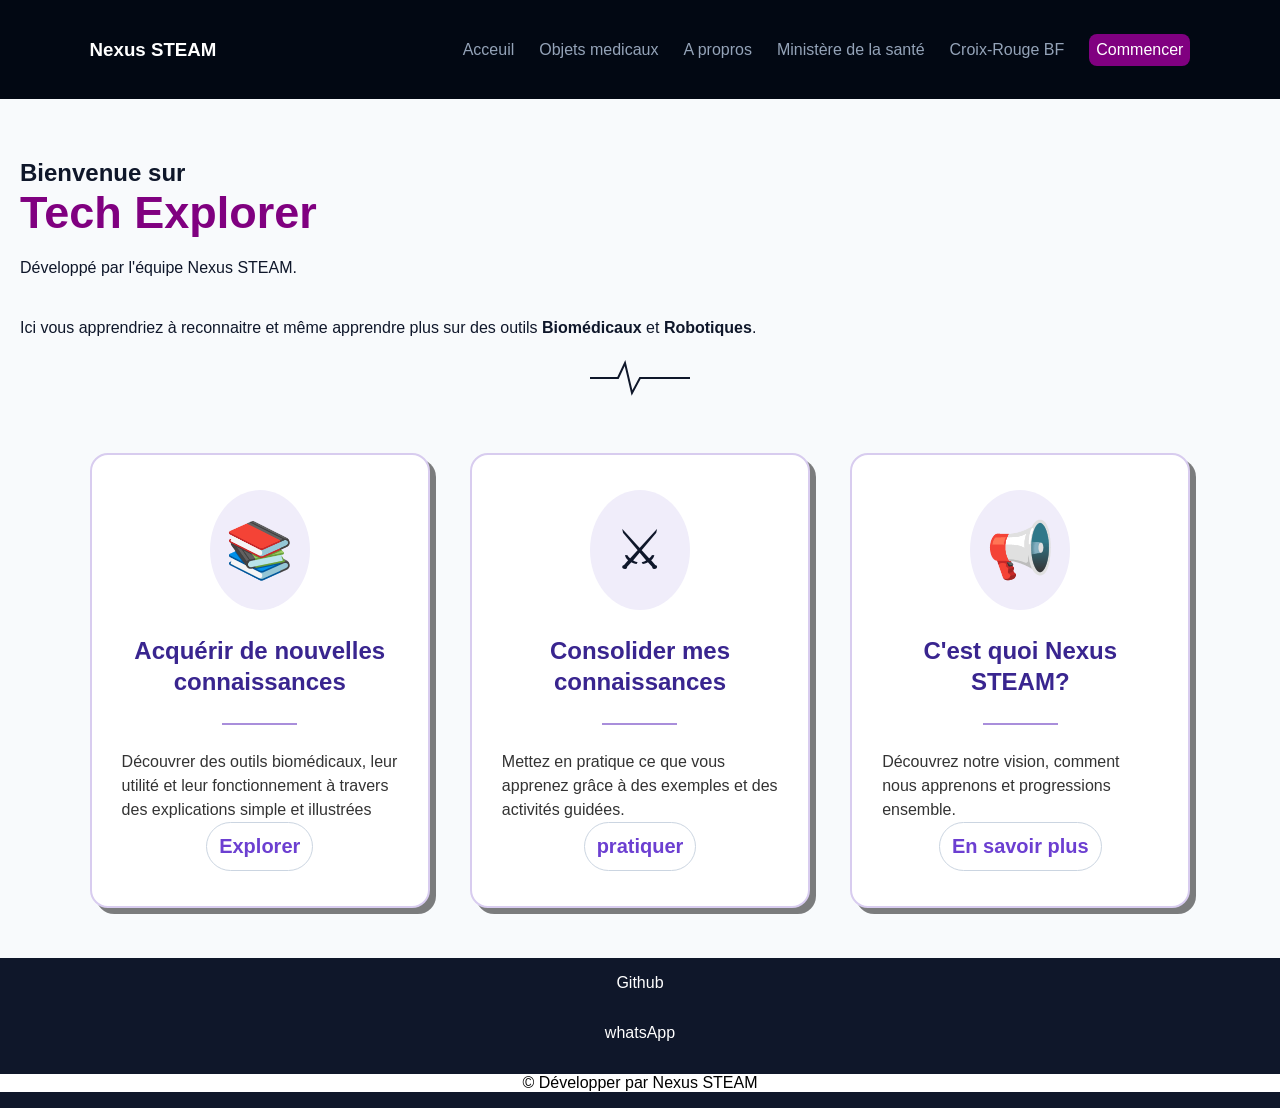
<file: index.html>
<!doctype html>
<html lang="fr">
  <head>
    <meta charset="UTF-8" />
    <meta name="viewport" content="width=device-width, initial-scale=1.0" />
    <title >Tech Explorer</title>
    <link rel="shortcut icon" href="image/logo.jpg" type="image/jpg">
    <link rel="stylesheet" href="stylesheet.css" />
  <script src="script.js"></script>
  </head>
  <body>
    <header>
      <h3>Nexus STEAM</h3>
      <nav>
        <p><a href="index.html">Acceuil</a></p>
        <p><a href="tools.html">Objets medicaux</a></p>
        <p><a href="nexussteam.html">A propros</a></p>
        <p><a href="https://www.sante.gov.bf/accueil" target="_blank">Ministère de la santé</a></p>
        <p><a href="https://croix-rouge.bf/" target="_blank">Croix-Rouge BF</a></p>
        <div class="commencer"><p><a href="tools.html" class="begin-color">Commencer</a></p></div>
      </nav>

    </header>
    <main>
      <section class="banner">
        <h2>
          Bienvenue sur <br />
          <span class="explorer">Tech Explorer</span>
        </h2>
        <p>Développé par l'équipe Nexus STEAM.</p>
      </section>
      <section class="message">
        <p>
          Ici vous apprendriez à reconnaitre et même apprendre plus sur des
          outils <strong>Biomédicaux</strong> et
          <strong>Robotiques</strong>.
        </p>
      </section>
      <section>
        <div class="separator">
          <span></span>
          <div class="icon">
            <svg viewBox="0 0 100 50">
              <polyline
                points="0,25,20,25,28,25 35,10 42,40 50,25 70, 25 100,25"
                fill="none"
                stroke="currentColor"
                stroke-width="2"
              />
            </svg>
          </div>
          <span></span>
        </div>
      </section>
      <section class="cards">
        <article class="description">
          <div class="card-icon">📚</div>
          <h3>Acquérir de nouvelles connaissances</h3>
          <div class="line"></div>
          <p>
            Découvrer des outils biomédicaux, leur utilité et leur
            fonctionnement à travers des explications simple et illustrées
          </p>
          <a href="tools.html" class="card-link">Explorer</a>
        </article>
        <article class="description">
          <div class="card-icon">⚔</div>
          <h3>Consolider mes connaissances</h3>
          <div class="line"></div>
          <p>
            Mettez en pratique ce que vous apprenez grâce à des exemples et des
            activités guidées.
          </p>
          <a href="quizz.html" class="card-link"> pratiquer </a>
        </article>
        <article class="description">
          <div class="card-icon">📢</div>
          <h3>C'est quoi Nexus STEAM?</h3>
          <div class="line"></div>
          <p>
            Découvrez notre vision, comment nous apprenons et progressions
            ensemble.
          </p>
          <a href="nexussteam.html" class="card-link">En savoir plus</a>
        </article>
      </section>
    </main>
    <footer>
      <p><a href="https://github.com/NexusSTEAM" class="lien" target="_blank">Github</a></p>
      <p><a href="https://chat.whatsapp.com/LnrQ5ydwtzJ7dAHmCXn7K6?s=cl&p=a&mlu=4&ilr=4" class="lien" target="_blank">whatsApp</a></p>
      <p class="auteur">© Développer par Nexus STEAM</p>
    </footer>
  </body>
</html>
</file>
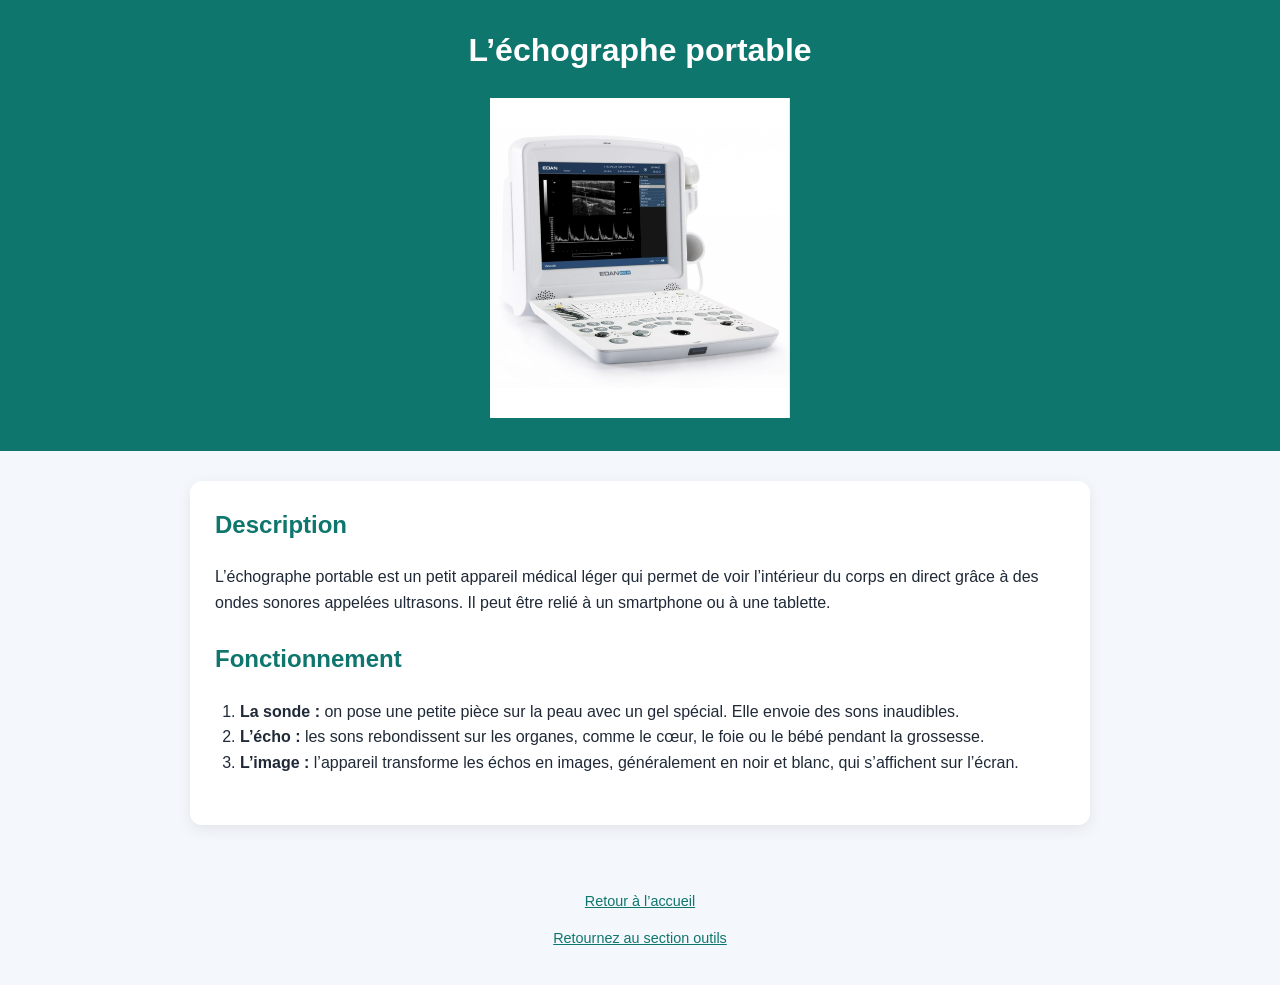
<file: echographe.html>
<!DOCTYPE html>
<html lang="fr">
<head>
    <meta charset="UTF-8">
    <meta name="viewport" content="width=device-width, initial-scale=1.0">
    <title>L’échographe portable</title>
    <style>
* {
    box-sizing: border-box;
}

body {
    margin: 0;
    font-family: Arial, sans-serif;
    background: #f4f7fb;
    color: #1f2937;
    line-height: 1.6;
}

header {
    background: #0f766e;
    color: white;
    text-align: center;
    padding: 25px 15px;
}

main {
    width: min(900px, 92%);
    margin: 30px auto;
}

.card {
    background: white;
    padding: 25px;
    border-radius: 12px;
    box-shadow: 0 4px 15px rgba(0, 0, 0, 0.08);
}

h1, h2, h3 {
    margin-top: 0;
}

h2 {
    color: #0f766e;
}

section {
    margin-bottom: 25px;
}

ul, ol {
    padding-left: 25px;
}

footer {
    text-align: center;
    padding: 20px;
    color: #6b7280;
    font-size: 0.9rem;
}

a {
    color: #0f766e;
}
img {
    justify-content: center;
    max-width: 300px;
}


</style>
</head>
<body>
    <header>
        <h1>L’échographe portable</h1>
        <img src="image/echographe.jpg" alt="echographe">
    </header>
    <main>
        <div class="card">
        <section>
            <h2>Description</h2>
            <p>L’échographe portable est un petit appareil médical léger qui permet de voir l’intérieur du corps en direct grâce à des ondes sonores appelées ultrasons. Il peut être relié à un smartphone ou à une tablette.</p>
        </section>
        <section>
            <h2>Fonctionnement</h2>
            <ol>
                <li><strong>La sonde :</strong> on pose une petite pièce sur la peau avec un gel spécial. Elle envoie des sons inaudibles.</li>
                <li><strong>L’écho :</strong> les sons rebondissent sur les organes, comme le cœur, le foie ou le bébé pendant la grossesse.</li>
                <li><strong>L’image :</strong> l’appareil transforme les échos en images, généralement en noir et blanc, qui s’affichent sur l’écran.</li>
            </ol>
        </section>
    </div>
</main>
    <footer>
        <p><a href="index.html">Retour à l’accueil</a></p>
        <p><a href="tools.html">Retournez au section outils</a></p>
    </footer>
</body>
</html>
</file>
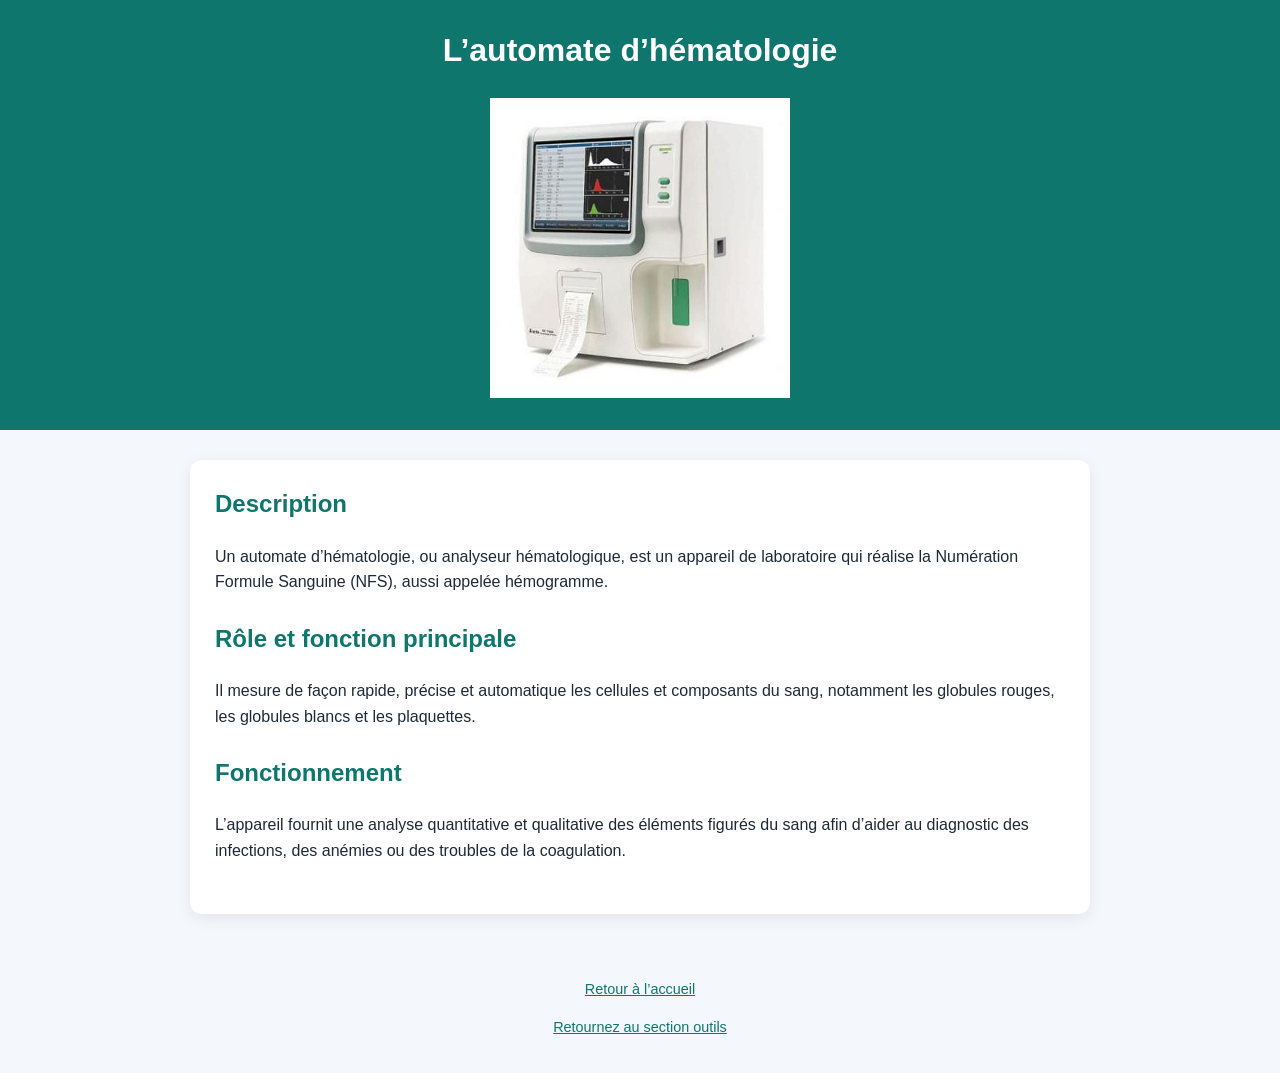
<file: hematologie.html>
<!DOCTYPE html>
<html lang="fr">
<head>
    <meta charset="UTF-8">
    <meta name="viewport" content="width=device-width, initial-scale=1.0">
    <title>L’automate d’hématologie</title>
    <style>
* {
    box-sizing: border-box;
}

body {
    margin: 0;
    font-family: Arial, sans-serif;
    background: #f4f7fb;
    color: #1f2937;
    line-height: 1.6;
}

header {
    background: #0f766e;
    color: white;
    text-align: center;
    padding: 25px 15px;
}

main {
    width: min(900px, 92%);
    margin: 30px auto;
}

.card {
    background: white;
    padding: 25px;
    border-radius: 12px;
    box-shadow: 0 4px 15px rgba(0, 0, 0, 0.08);
}

h1, h2, h3 {
    margin-top: 0;
}

h2 {
    color: #0f766e;
}

section {
    margin-bottom: 25px;
}

ul, ol {
    padding-left: 25px;
}

footer {
    text-align: center;
    padding: 20px;
    color: #6b7280;
    font-size: 0.9rem;
}

a {
    color: #0f766e;
}
img {
    max-width: 300px;
    justify-content: center;
}

</style>
</head>
<body>
    <header>
        <h1>L’automate d’hématologie</h1>
        <img src="image/hematologie.jpg" alt="hematologie image">
    </header>
    <main>
        <div class="card">
            <section><h2>Description</h2><p>Un automate d’hématologie, ou analyseur hématologique, est un appareil de laboratoire qui réalise la Numération Formule Sanguine (NFS), aussi appelée hémogramme.</p></section>
            <section><h2>Rôle et fonction principale</h2><p>Il mesure de façon rapide, précise et automatique les cellules et composants du sang, notamment les globules rouges, les globules blancs et les plaquettes.</p></section>
            <section>
                <h2>Fonctionnement</h2>
                <p>
                    L’appareil fournit une analyse quantitative et qualitative des éléments figurés du sang afin d’aider au diagnostic des infections, des anémies ou des troubles de la coagulation.
                </p>
            </section>
        </div>
    </main>
    <footer>
        <p><a href="index.html">Retour à l’accueil</a></p>
        <p><a href="tools.html">Retournez au section outils</a></p>
    </footer>
</body>
</html>
</file>
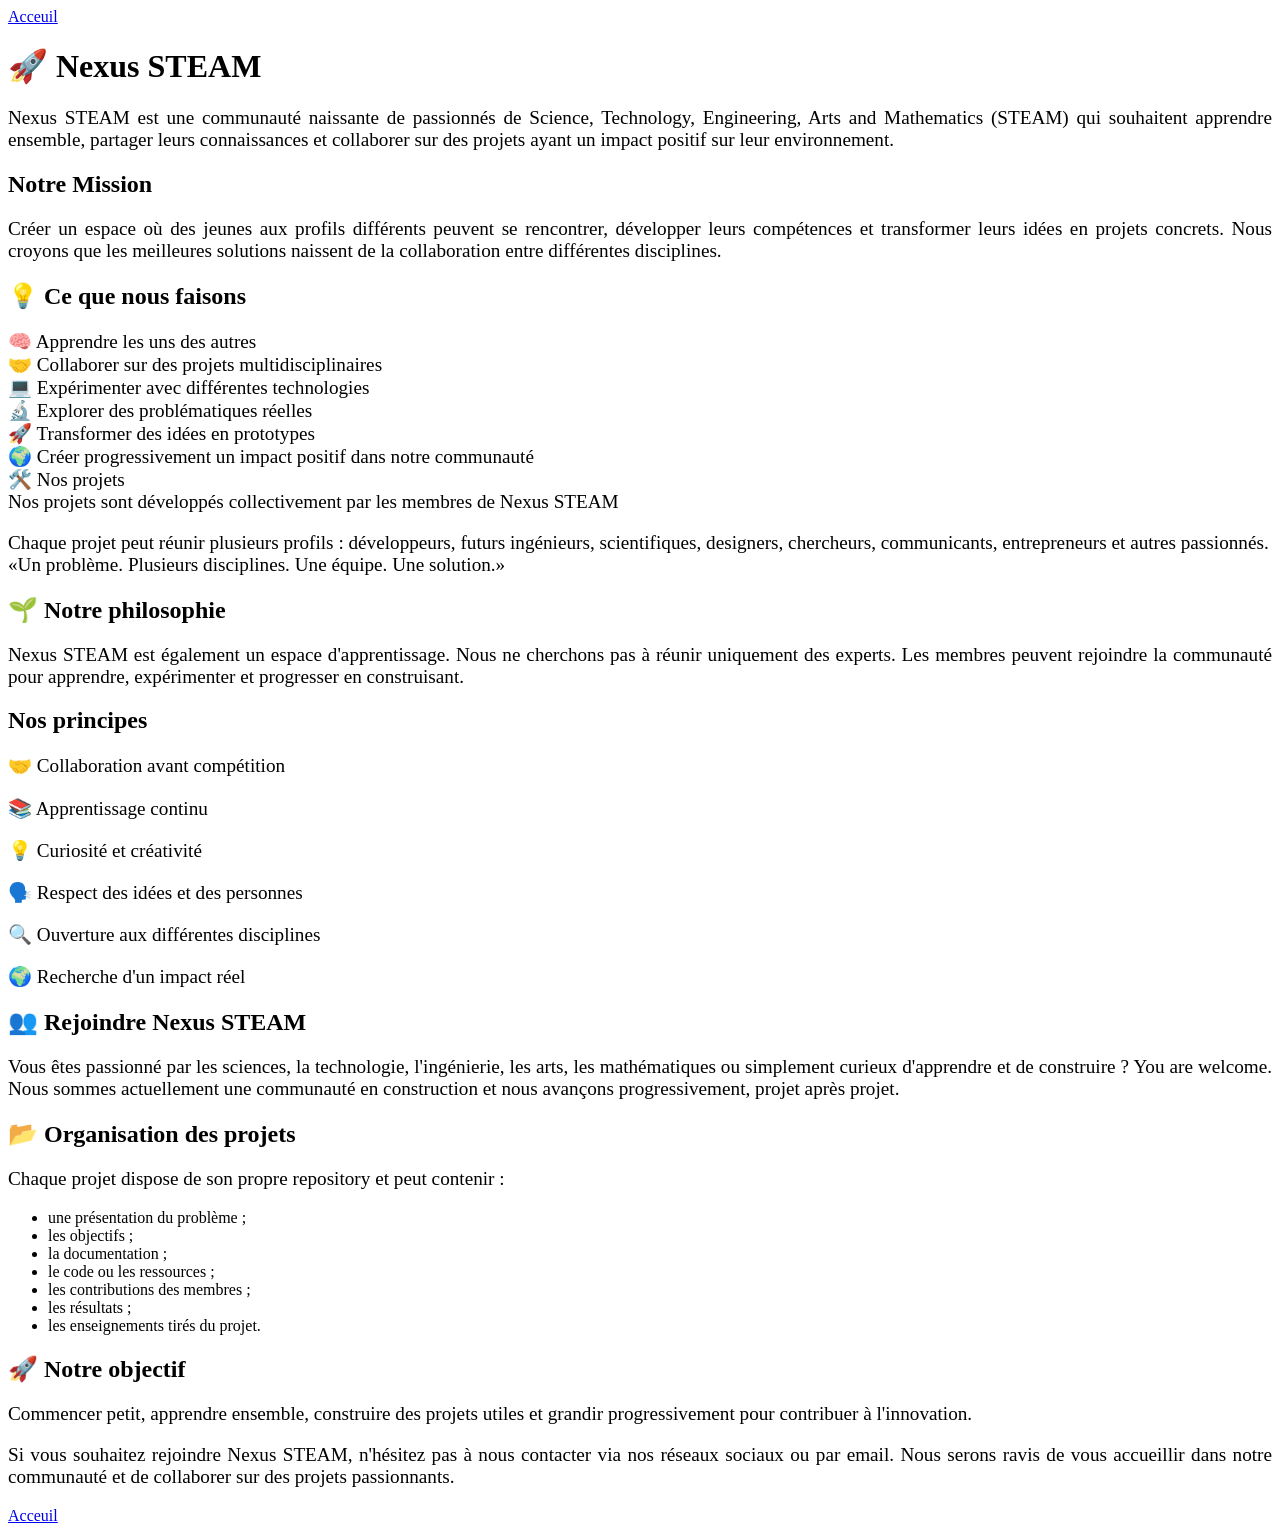
<file: nexussteam.html>
<!DOCTYPE html>
<html lang="fr">
<head>
    <meta charset="UTF-8">
    <meta name="viewport" content="width=device-width, initial-scale=1.0">
    <title>À propos - Nexus Steam</title>
    <link rel="shortcut icon" href="image/logo.jpg" type="image/jpg">
    <link rel="stylesheet" href="apropos.css">
</head>
<body>
    <a href="index.html">Acceuil</a>
    <h1>🚀 Nexus STEAM</h1>
    <p></p>
    <p>Nexus STEAM est une communauté naissante de passionnés de Science, Technology, Engineering, Arts and Mathematics
        (STEAM) qui souhaitent apprendre ensemble, 
        partager leurs connaissances et collaborer sur des projets ayant un impact positif sur leur environnement.
    </p>
    <h2>Notre Mission</h2>
    <p>Créer un espace où des jeunes aux profils différents peuvent se rencontrer, développer 
        leurs compétences et transformer leurs idées en projets concrets.
        Nous croyons que les meilleures solutions naissent de la collaboration entre 
        différentes disciplines.
    </p>
    <h2>💡 Ce que nous faisons</h2>
    <p>
        🧠 Apprendre les uns des autres<br>
        🤝 Collaborer sur des projets multidisciplinaires<br>
        💻 Expérimenter avec différentes technologies<br>
        🔬 Explorer des problématiques réelles<br>
        🚀 Transformer des idées en prototypes<br>
        🌍 Créer progressivement un impact positif dans notre communauté<br>    
        🛠️ Nos projets<br>
        Nos projets sont développés collectivement par les membres de Nexus STEAM
    </p>
    <p>
        Chaque projet peut réunir plusieurs profils : 
        développeurs, futurs ingénieurs, scientifiques, designers, chercheurs, 
        communicants, entrepreneurs et autres passionnés.  <br>
        «Un problème. Plusieurs disciplines. Une équipe. Une solution.»
    </p>

    <h2>🌱 Notre philosophie</h2>
    <p>
        Nexus STEAM est également un espace d'apprentissage.

        Nous ne cherchons pas à réunir uniquement des experts. Les membres peuvent rejoindre la communauté pour apprendre, expérimenter et progresser en construisant.
    </p>

    <h2>Nos principes</h2>
    <p>
        🤝 Collaboration avant compétition
    </p>
    <p>
        📚 Apprentissage continu
    </p>
    <p>
        💡 Curiosité et créativité
    </p>
    <p>
        🗣️ Respect des idées et des personnes
    </p>
    <p>
        🔍 Ouverture aux différentes disciplines
    </p>
    <p>
        🌍 Recherche d'un impact réel
    </p>
    <h2>👥 Rejoindre Nexus STEAM</h2>
    <p>
        Vous êtes passionné par les sciences, la technologie, l'ingénierie, les arts, les mathématiques ou simplement curieux d'apprendre et de construire ?

        You are welcome.

        Nous sommes actuellement une communauté en construction et nous avançons progressivement, projet après projet.

    </p>

    <h2>📂 Organisation des projets</h2>
    <p>Chaque projet dispose de son propre repository et peut contenir :</p>

    <ul>
        <li>une présentation du problème ;</li>
        <li>les objectifs ;</li>
        <li>la documentation ;</li>
        <li>le code ou les ressources ;</li>
        <li>les contributions des membres ;</li>
        <li>les résultats ;</li>
        <li>les enseignements tirés du projet.</li>
    </ul>
    <h2>🚀 Notre objectif</h2>
    <p>
        Commencer petit, apprendre ensemble, construire des projets utiles et grandir 
        progressivement pour 
        contribuer à l'innovation.
    </p>
    <p>
        Si vous souhaitez rejoindre Nexus STEAM, n'hésitez pas à nous contacter via nos réseaux sociaux ou par email. Nous serons ravis de vous accueillir dans notre communauté et de collaborer sur des projets passionnants.
    </p>
</body>
<footer>
    <a href="index.html">Acceuil</a>
</footer>
</html>
</file>
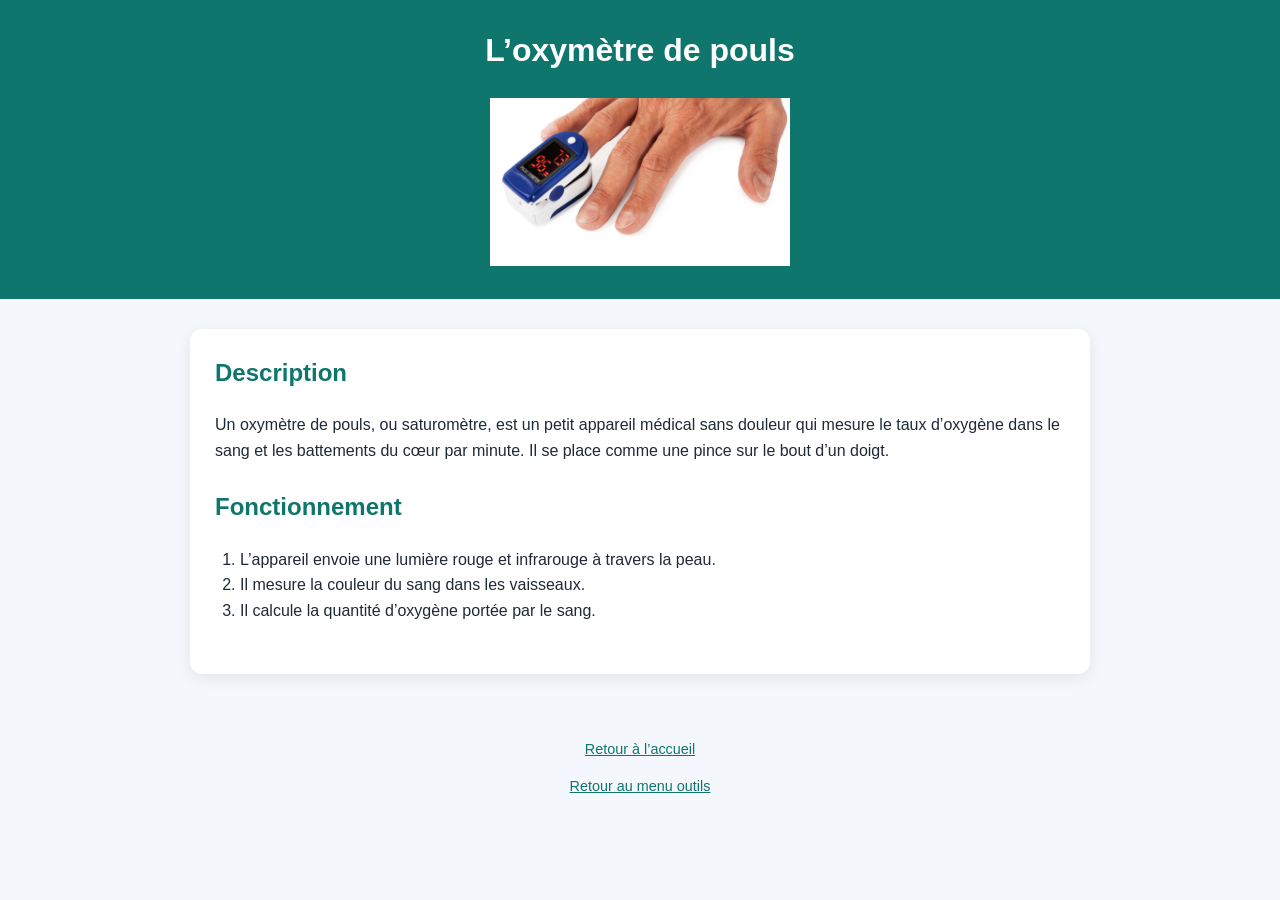
<file: oxymetre.html>
<!DOCTYPE html>
<html lang="fr">
<head>
    <meta charset="UTF-8">
    <meta name="viewport" content="width=device-width, initial-scale=1.0">
    <title>L’oxymètre de pouls</title>
    <style>
* {
    box-sizing: border-box;
}

body {
    margin: 0;
    font-family: Arial, sans-serif;
    background: #f4f7fb;
    color: #1f2937;
    line-height: 1.6;
}

header {
    background: #0f766e;
    color: white;
    text-align: center;
    padding: 25px 15px;
}

main {
    width: min(900px, 92%);
    margin: 30px auto;
}

.card {
    background: white;
    padding: 25px;
    border-radius: 12px;
    box-shadow: 0 4px 15px rgba(0, 0, 0, 0.08);
}

h1, h2, h3 {
    margin-top: 0;
}

h2 {
    color: #0f766e;
}

section {
    margin-bottom: 25px;
}

ul, ol {
    padding-left: 25px;
}

footer {
    text-align: center;
    padding: 20px;
    color: #6b7280;
    font-size: 0.9rem;
}

a {
    color: #0f766e;
}
img {
    justify-content: center;
    max-width: 300px;
}

</style>
</head>
<body>
    <header>
        <h1>L’oxymètre de pouls</h1>
        <img src="image/oxymetre.jpg" alt="oxymetre">
    </header>
    <main>
        <div class="card">
        <section>
            <h2>Description</h2>
            <p>Un oxymètre de pouls, ou saturomètre, est un petit appareil médical sans douleur qui mesure le taux d’oxygène dans le sang et les battements du cœur par minute. 
                Il se place comme une pince sur le bout d’un doigt.
            </p>
        </section>
        <section>
            <h2>Fonctionnement</h2>
            <ol>
                <li>L’appareil envoie une lumière rouge et infrarouge à travers la peau.</li>
                <li>Il mesure la couleur du sang dans les vaisseaux.</li>
                <li>Il calcule la quantité d’oxygène portée par le sang.</li>
            </ol>
        </section>
    </div>
</main>
    <footer>
        <p><a href="index.html">Retour à l’accueil</a></p>
        <p><a href="tools.html">Retour au menu outils</a></p>
    </footer>
</body>
</html>
</file>
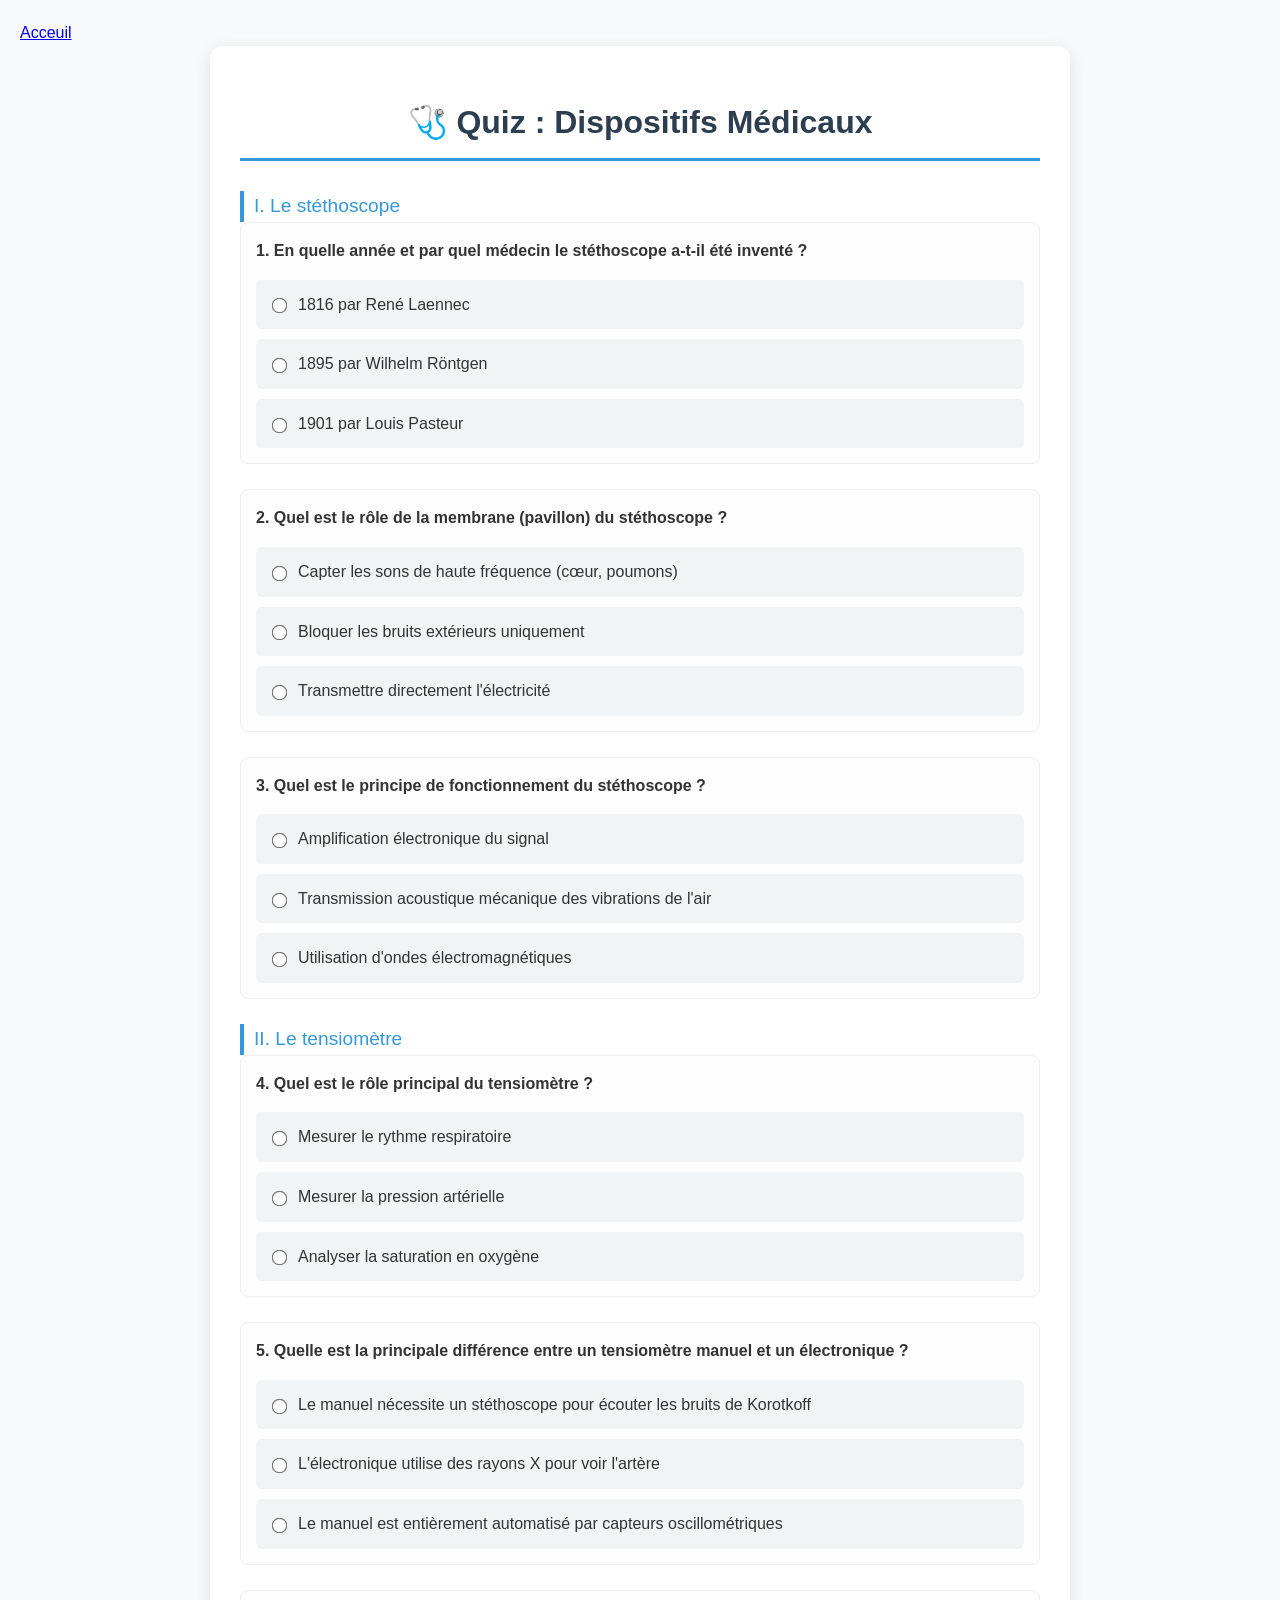
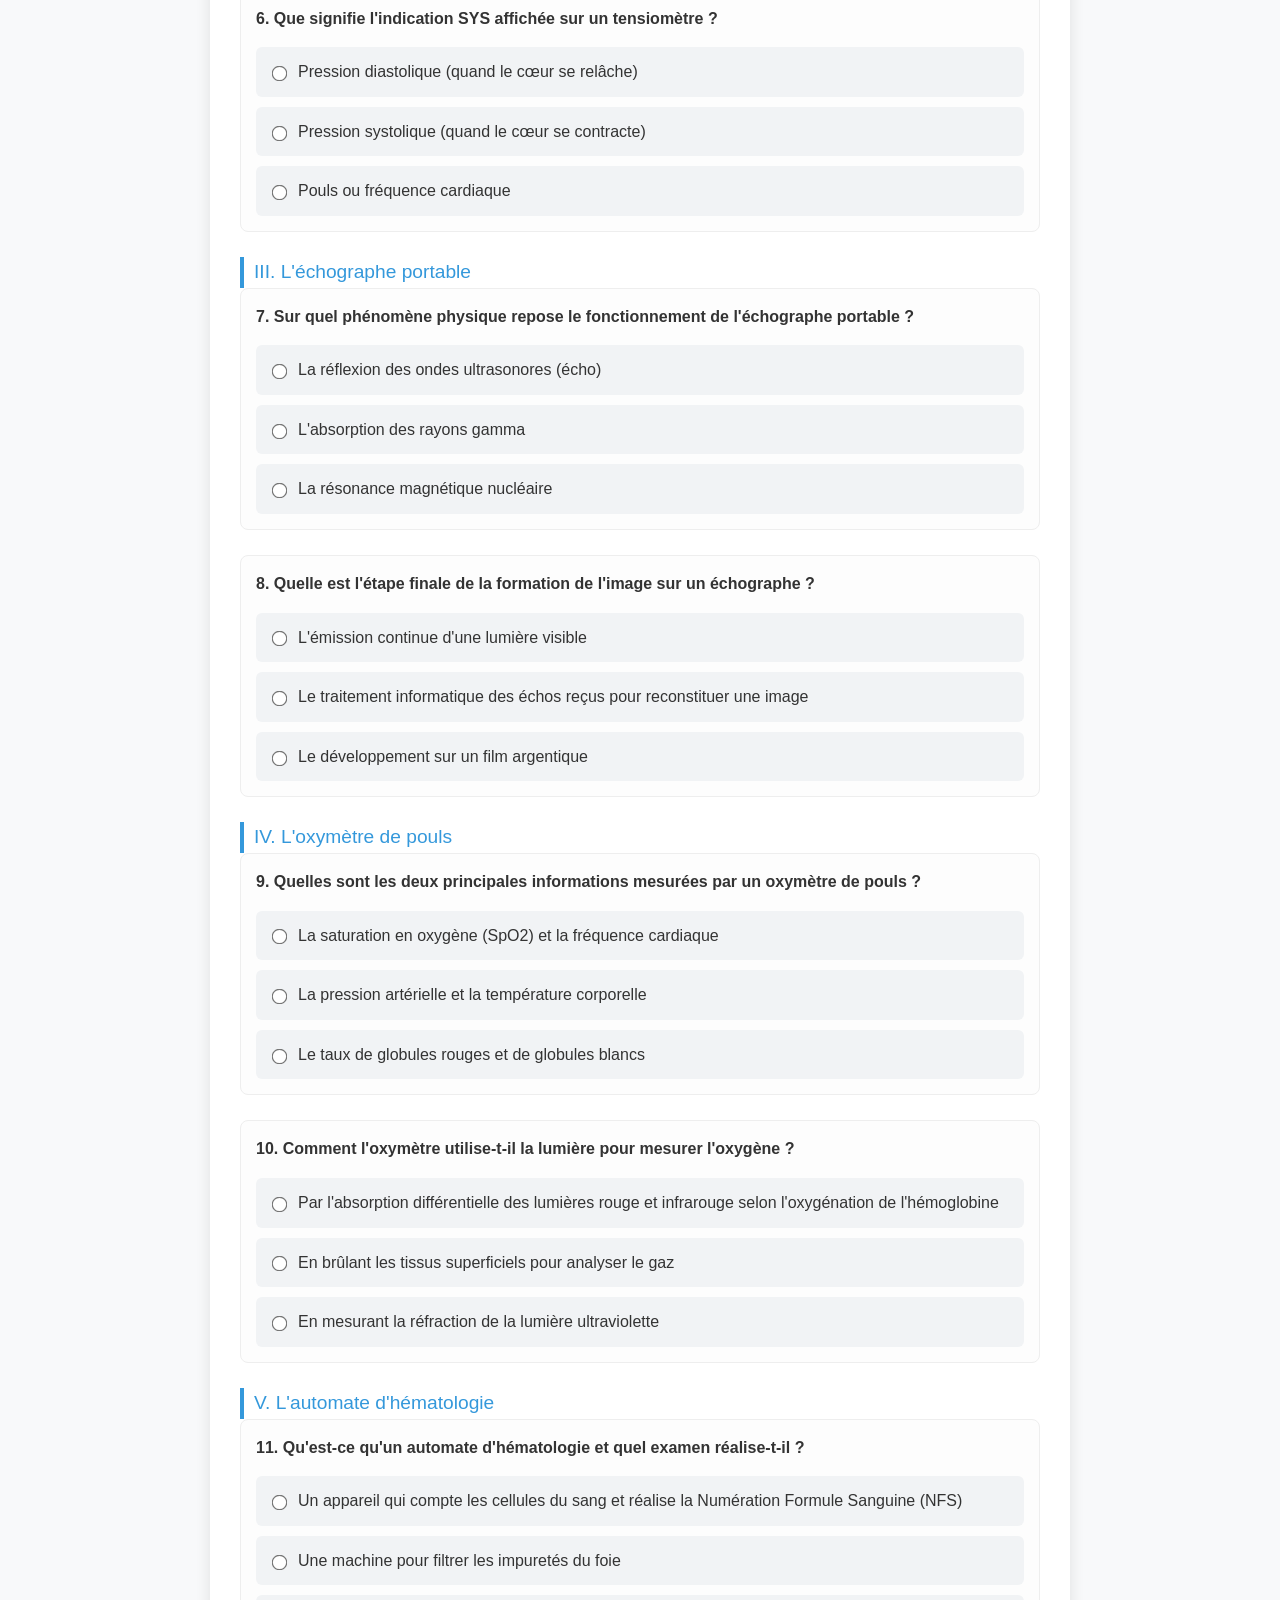
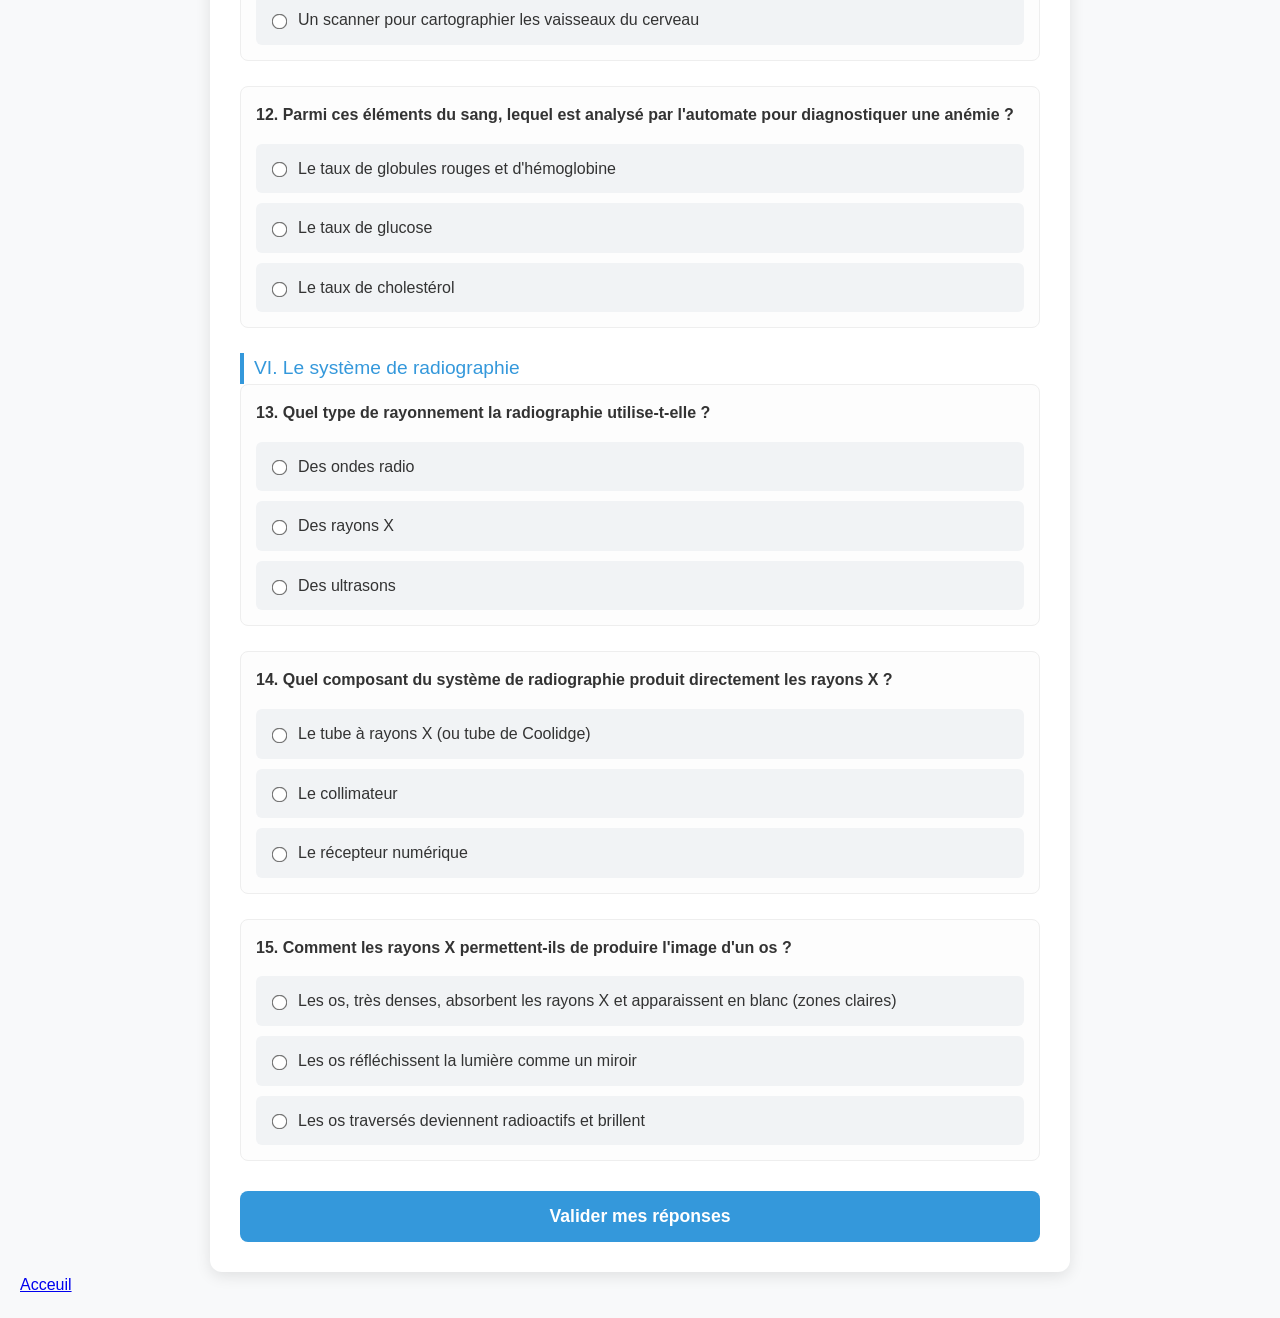
<file: quizz.html>
<!DOCTYPE html>
<html lang="fr">
<head>
    <meta charset="UTF-8">
    <meta name="viewport" content="width=device-width, initial-scale=1.0">
    <title>Quiz sur les Dispositifs Médicaux</title>
    <link rel="shortcut icon" href="image/logo.jpg" type="image/jpg">
    <style>
        :root {
            --primary: #2c3e50;
            --secondary: #3498db;
            --success: #2ecc71;
            --danger: #e74c3c;
            --background: #f8f9fa;
            --text: #333;
        }
        
        body {
            font-family: 'Segoe UI', Tahoma, Geneva, Verdana, sans-serif;
            background-color: var(--background);
            color: var(--text);
            line-height: 1.6;
            margin: 0;
            padding: 20px;
        }

        .container {
            max-width: 800px;
            margin: 0 auto;
            background: white;
            padding: 30px;
            border-radius: 12px;
            box-shadow: 0 4px 15px rgba(0,0,0,0.1);
        }

        h1 {
            text-align: center;
            color: var(--primary);
            margin-bottom: 30px;
            border-bottom: 3px solid var(--secondary);
            padding-bottom: 10px;
        }

        .section-title {
            color: var(--secondary);
            margin-top: 25px;
            font-size: 1.2rem;
            border-left: 4px solid var(--secondary);
            padding-left: 10px;
        }

        .question {
            margin-bottom: 25px;
            padding: 15px;
            border-radius: 8px;
            background: #fdfdfd;
            border: 1px solid #eee;
        }

        .question p {
            font-weight: 600;
            margin-top: 0;
        }

        .options {
            display: grid;
            gap: 10px;
            margin-top: 10px;
        }

        .option-label {
            display: flex;
            align-items: center;
            padding: 12px;
            background: #f1f3f5;
            border-radius: 6px;
            cursor: pointer;
            transition: background 0.2s;
        }

        .option-label:hover {
            background: #e9ecef;
        }

        .option-label input {
            margin-right: 12px;
            transform: scale(1.2);
        }

        button {
            display: block;
            width: 100%;
            padding: 15px;
            background: var(--secondary);
            color: white;
            border: none;
            border-radius: 8px;
            font-size: 1.1rem;
            font-weight: bold;
            cursor: pointer;
            transition: background 0.2s;
            margin-top: 30px;
        }

        button:hover {
            background: #2980b9;
        }

        #result {
            display: none;
            margin-top: 30px;
            padding: 20px;
            border-radius: 8px;
            text-align: center;
        }

        .score-box {
            font-size: 1.5rem;
            font-weight: bold;
            margin-bottom: 10px;
        }

        .percentage {
            font-size: 2rem;
            color: var(--primary);
            font-weight: 800;
        }

        .correct {
            background: #d4edda !important;
            border: 1px solid #c3e6cb;
        }

        .incorrect {
            background: #f8d7da !important;
            border: 1px solid #f5c6cb;
        }
        
        .feedback {
            font-size: 0.9rem;
            margin-top: 8px;
            font-style: italic;
            display: none;
        }
    </style>
</head>
<body>
<a href="index.html">Acceuil</a>
<div class="container">
    <h1>🩺 Quiz : Dispositifs Médicaux</h1>
    <form id="quizForm">
        <!-- Section I -->
        <div class="section-title">I. Le stéthoscope</div>
        <div class="question" data-q="q1">
            <p>1. En quelle année et par quel médecin le stéthoscope a-t-il été inventé ?</p>
            <div class="options">
                <label class="option-label"><input type="radio" name="q1" value="A"> 1816 par René Laennec</label>
                <label class="option-label"><input type="radio" name="q1" value="B"> 1895 par Wilhelm Röntgen</label>
                <label class="option-label"><input type="radio" name="q1" value="C"> 1901 par Louis Pasteur</label>
            </div>
            <div class="feedback" data-f="q1">Inventé en 1816 par le médecin français René Laennec.</div>
        </div>

        <div class="question" data-q="q2">
            <p>2. Quel est le rôle de la membrane (pavillon) du stéthoscope ?</p>
            <div class="options">
                <label class="option-label"><input type="radio" name="q2" value="A"> Capter les sons de haute fréquence (cœur, poumons)</label>
                <label class="option-label"><input type="radio" name="q2" value="B"> Bloquer les bruits extérieurs uniquement</label>
                <label class="option-label"><input type="radio" name="q2" value="C"> Transmettre directement l'électricité</label>
            </div>
            <div class="feedback" data-f="q2">La membrane capte les vibrations des sons de haute fréquence.</div>
        </div>

        <div class="question" data-q="q3">
            <p>3. Quel est le principe de fonctionnement du stéthoscope ?</p>
            <div class="options">
                <label class="option-label"><input type="radio" name="q3" value="A"> Amplification électronique du signal</label>
                <label class="option-label"><input type="radio" name="q3" value="B"> Transmission acoustique mécanique des vibrations de l'air</label>
                <label class="option-label"><input type="radio" name="q3" value="C"> Utilisation d'ondes électromagnétiques</label>
            </div>
            <div class="feedback" data-f="q3">Le stéthoscope fonctionne par transmission acoustique mécanique via une colonne d'air.</div>
        </div>

        <!-- Section II -->
        <div class="section-title">II. Le tensiomètre</div>
        <div class="question" data-q="q4">
            <p>4. Quel est le rôle principal du tensiomètre ?</p>
            <div class="options">
                <label class="option-label"><input type="radio" name="q4" value="A"> Mesurer le rythme respiratoire</label>
                <label class="option-label"><input type="radio" name="q4" value="B"> Mesurer la pression artérielle</label>
                <label class="option-label"><input type="radio" name="q4" value="C"> Analyser la saturation en oxygène</label>
            </div>
            <div class="feedback" data-f="q4">Le tensiomètre sert à mesurer la pression exercée par le sang sur les artères.</div>
        </div>

        <div class="question" data-q="q5">
            <p>5. Quelle est la principale différence entre un tensiomètre manuel et un électronique ?</p>
            <div class="options">
                <label class="option-label"><input type="radio" name="q5" value="A"> Le manuel nécessite un stéthoscope pour écouter les bruits de Korotkoff</label>
                <label class="option-label"><input type="radio" name="q5" value="B"> L'électronique utilise des rayons X pour voir l'artère</label>
                <label class="option-label"><input type="radio" name="q5" value="C"> Le manuel est entièrement automatisé par capteurs oscillométriques</label>
            </div>
            <div class="feedback" data-f="q5">Le tensiomètre manuel nécessite l'écoute des bruits artériels au stéthoscope, alors que l'électronique utilise la méthode oscillométrique.</div>
        </div>

        <div class="question" data-q="q6">
            <p>6. Que signifie l'indication SYS affichée sur un tensiomètre ?</p>
            <div class="options">
                <label class="option-label"><input type="radio" name="q6" value="A"> Pression diastolique (quand le cœur se relâche)</label>
                <label class="option-label"><input type="radio" name="q6" value="B"> Pression systolique (quand le cœur se contracte)</label>
                <label class="option-label"><input type="radio" name="q6" value="C"> Pouls ou fréquence cardiaque</label>
            </div>
            <div class="feedback" data-f="q6">SYS désigne la pression systolique (maximale), DIA la diastolique (minimale) et PUL le pouls.</div>
        </div>

        <!-- Section III -->
        <div class="section-title">III. L'échographe portable</div>
        <div class="question" data-q="q7">
            <p>7. Sur quel phénomène physique repose le fonctionnement de l'échographe portable ?</p>
            <div class="options">
                <label class="option-label"><input type="radio" name="q7" value="A"> La réflexion des ondes ultrasonores (écho)</label>
                <label class="option-label"><input type="radio" name="q7" value="B"> L'absorption des rayons gamma</label>
                <label class="option-label"><input type="radio" name="q7" value="C"> La résonance magnétique nucléaire</label>
            </div>
            <div class="feedback" data-f="q7">L'échographie repose sur l'émission et la réflexion d'ultrasons par les différents tissus du corps.</div>
        </div>

        <div class="question" data-q="q8">
            <p>8. Quelle est l'étape finale de la formation de l'image sur un échographe ?</p>
            <div class="options">
                <label class="option-label"><input type="radio" name="q8" value="A"> L'émission continue d'une lumière visible</label>
                <label class="option-label"><input type="radio" name="q8" value="B"> Le traitement informatique des échos reçus pour reconstituer une image</label>
                <label class="option-label"><input type="radio" name="q8" value="C"> Le développement sur un film argentique</label>
            </div>
            <div class="feedback" data-f="q8">Les trois étapes sont : émission des ultrasons, réception des échos renvoyés, puis traitement informatique pour former l'image.</div>
        </div>

        <!-- Section IV -->
        <div class="section-title">IV. L'oxymètre de pouls</div>
        <div class="question" data-q="q9">
            <p>9. Quelles sont les deux principales informations mesurées par un oxymètre de pouls ?</p>
            <div class="options">
                <label class="option-label"><input type="radio" name="q9" value="A"> La saturation en oxygène (SpO2) et la fréquence cardiaque</label>
                <label class="option-label"><input type="radio" name="q9" value="B"> La pression artérielle et la température corporelle</label>
                <label class="option-label"><input type="radio" name="q9" value="C"> Le taux de globules rouges et de globules blancs</label>
            </div>
            <div class="feedback" data-f="q9">Il mesure le pourcentage de saturation en oxygène de l'hémoglobine et le pouls.</div>
        </div>

        <div class="question" data-q="q10">
            <p>10. Comment l'oxymètre utilise-t-il la lumière pour mesurer l'oxygène ?</p>
            <div class="options">
                <label class="option-label"><input type="radio" name="q10" value="A"> Par l'absorption différentielle des lumières rouge et infrarouge selon l'oxygénation de l'hémoglobine</label>
                <label class="option-label"><input type="radio" name="q10" value="B"> En brûlant les tissus superficiels pour analyser le gaz</label>
                <label class="option-label"><input type="radio" name="q10" value="C"> En mesurant la réfraction de la lumière ultraviolette</label>
            </div>
            <div class="feedback" data-f="q10">L'hémoglobine oxygénée et l'hémoglobine réduite n'absorbent pas la lumière rouge et infrarouge de la même façon.</div>
        </div>

        <!-- Section V -->
        <div class="section-title">V. L'automate d'hématologie</div>
        <div class="question" data-q="q11">
            <p>11. Qu'est-ce qu'un automate d'hématologie et quel examen réalise-t-il ?</p>
            <div class="options">
                <label class="option-label"><input type="radio" name="q11" value="A"> Un appareil qui compte les cellules du sang et réalise la Numération Formule Sanguine (NFS)</label>
                <label class="option-label"><input type="radio" name="q11" value="B"> Une machine pour filtrer les impuretés du foie</label>
                <label class="option-label"><input type="radio" name="q11" value="C"> Un scanner pour cartographier les vaisseaux du cerveau</label>
            </div>
            <div class="feedback" data-f="q11">Il réalise l'hémogramme ou NFS pour compter et analyser les cellules sanguines.</div>
        </div>

        <div class="question" data-q="q12">
            <p>12. Parmi ces éléments du sang, lequel est analysé par l'automate pour diagnostiquer une anémie ?</p>
            <div class="options">
                <label class="option-label"><input type="radio" name="q12" value="A"> Le taux de globules rouges et d'hémoglobine</label>
                <label class="option-label"><input type="radio" name="q12" value="B"> Le taux de glucose</label>
                <label class="option-label"><input type="radio" name="q12" value="C"> Le taux de cholestérol</label>
            </div>
            <div class="feedback" data-f="q12">L'automate analyse les globules rouges/hémoglobine (anémie), les globules blancs (infections) et les plaquettes (coagulation).</div>
        </div>

        <!-- Section VI -->
        <div class="section-title">VI. Le système de radiographie</div>
        <div class="question" data-q="q13">
            <p>13. Quel type de rayonnement la radiographie utilise-t-elle ?</p>
            <div class="options">
                <label class="option-label"><input type="radio" name="q13" value="A"> Des ondes radio</label>
                <label class="option-label"><input type="radio" name="q13" value="B"> Des rayons X</label>
                <label class="option-label"><input type="radio" name="q13" value="C"> Des ultrasons</label>
            </div>
            <div class="feedback" data-f="q13">La radiographie utilise un rayonnement électromagnétique ionisant appelé rayons X.</div>
        </div>

        <div class="question" data-q="q14">
            <p>14. Quel composant du système de radiographie produit directement les rayons X ?</p>
            <div class="options">
                <label class="option-label"><input type="radio" name="q14" value="A"> Le tube à rayons X (ou tube de Coolidge)</label>
                <label class="option-label"><input type="radio" name="q14" value="B"> Le collimateur</label>
                <label class="option-label"><input type="radio" name="q14" value="C"> Le récepteur numérique</label>
            </div>
            <div class="feedback" data-f="q14">C'est le tube à rayons X qui produit le faisceau grâce à une projection d'électrons sur une cible métallique.</div>
        </div>

        <div class="question" data-q="q15">
            <p>15. Comment les rayons X permettent-ils de produire l'image d'un os ?</p>
            <div class="options">
                <label class="option-label"><input type="radio" name="q15" value="A"> Les os, très denses, absorbent les rayons X et apparaissent en blanc (zones claires)</label>
                <label class="option-label"><input type="radio" name="q15" value="B"> Les os réfléchissent la lumière comme un miroir</label>
                <label class="option-label"><input type="radio" name="q15" value="C"> Les os traversés deviennent radioactifs et brillent</label>
            </div>
            <div class="feedback" data-f="q15">L'image repose sur l'atténuation différentielle : les tissus denses (os) absorbent les rayons X et projettent une ombre blanche sur le détecteur.</div>
        </div>

        <button type="button" onclick="submitQuiz()">Valider mes réponses</button>
    </form>

    <div id="result">
        <div class="score-box">Votre score : <span id="scoreText">0 / 15</span></div>
        <div class="percentage" id="percentageText">0%</div>
    </div>
</div>

<script>
    const answers = {
        q1: 'A', q2: 'A', q3: 'B', q4: 'B', q5: 'A',
        q6: 'B', q7: 'A', q8: 'B', q9: 'A', q10: 'A',
        q11: 'A', q12: 'A', q13: 'B', q14: 'A', q15: 'A'
    };

    function submitQuiz() {
        let score = 0;
        const total = Object.keys(answers).length;
        const form = document.getElementById('quizForm');
        
        Object.keys(answers).forEach(q => {
            const selected = form.querySelector(`input[name="${q}"]:checked`);
            const questionDiv = form.querySelector(`div[data-q="${q}"]`);
            const feedbackDiv = form.querySelector(`div[data-f="${q}"]`);
            
            // Highlight layout setup
            feedbackDiv.style.display = 'block';
            
            if (selected) {
                if (selected.value === answers[q]) {
                    score++;
                    questionDiv.className = 'question correct';
                } else {
                    questionDiv.className = 'question incorrect';
                }
            } else {
                questionDiv.className = 'question incorrect';
            }
        });

        const percent = Math.round((score / total) * 100);
        const resultDiv = document.getElementById('result');
        
        document.getElementById('scoreText').innerText = `${score} / ${total}`;
        document.getElementById('percentageText').innerText = `${percent}%`;
        
        resultDiv.style.display = 'block';
        if (percent >= 50) {
            resultDiv.style.backgroundColor = '#d4edda';
            resultDiv.style.color = '#155724';
        } else {
            resultDiv.style.backgroundColor = '#f8d7da';
            resultDiv.style.color = '#721c24';
        }
        
        window.scrollTo({ top: document.body.scrollHeight, behavior: 'smooth' });
    }
</script>
<a href="index.html">Acceuil</a>
</body>
</html>
</file>
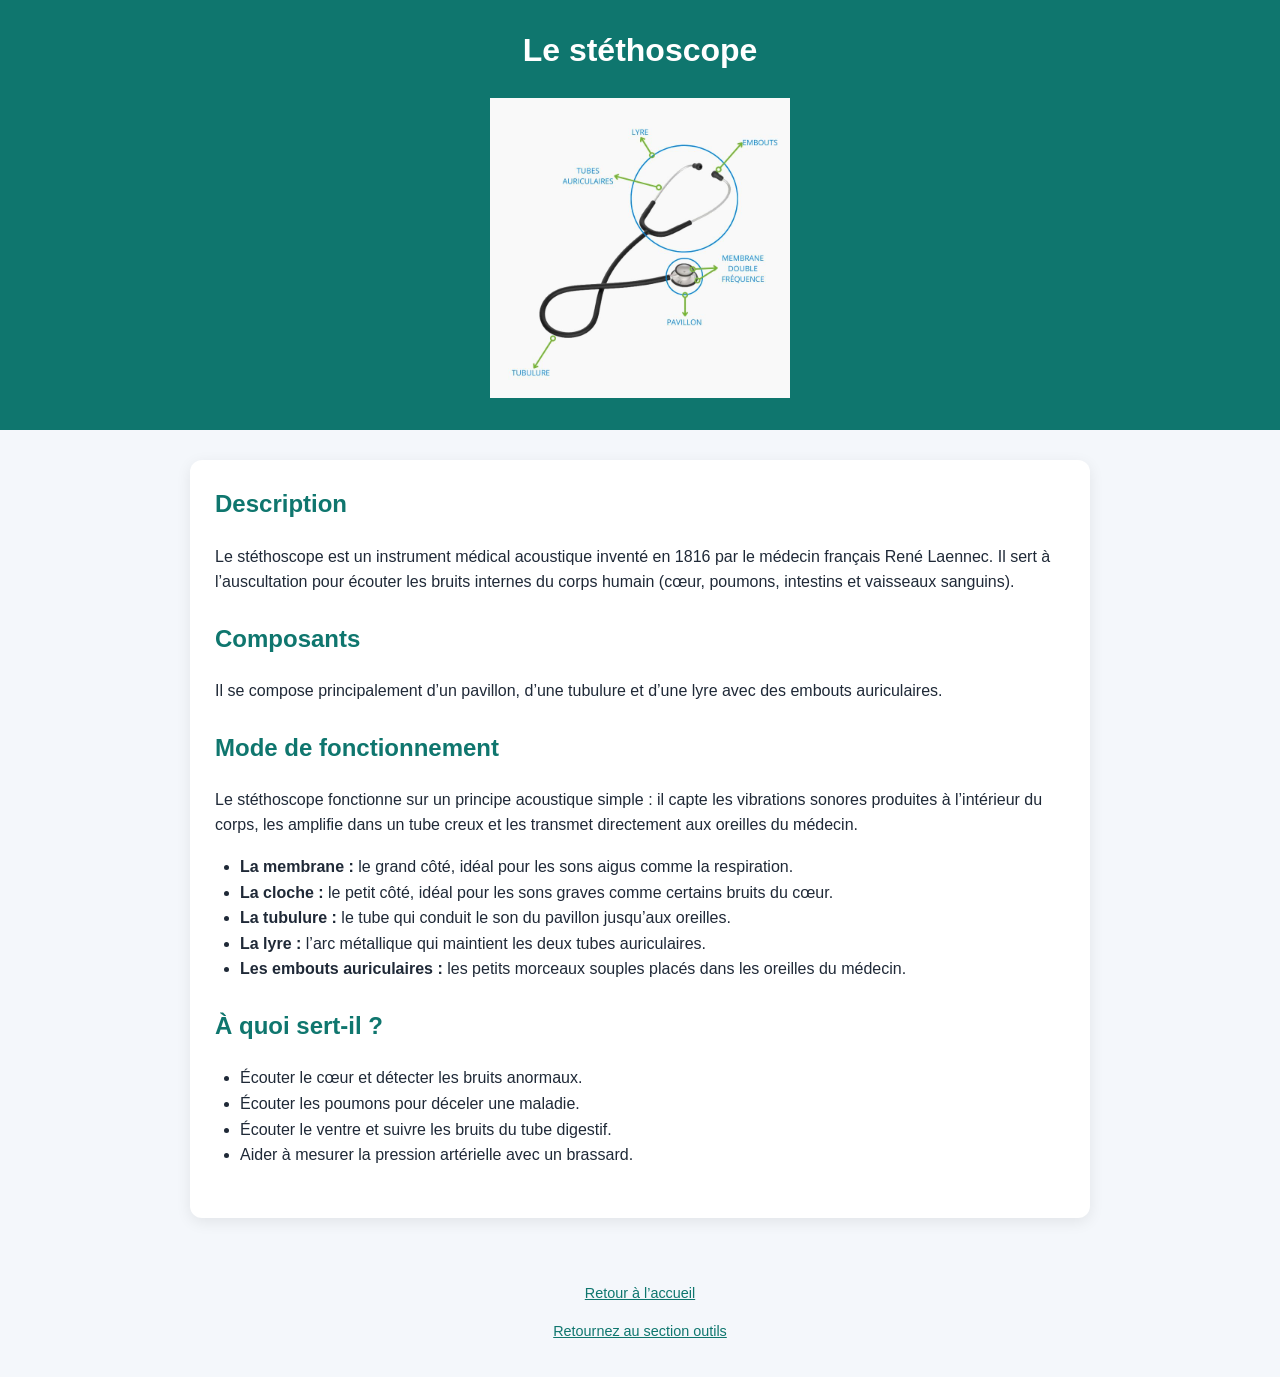
<file: stethoscope.html>
<!DOCTYPE html>
<html lang="fr">
<head>
    <meta charset="UTF-8">
    <meta name="viewport" content="width=device-width, initial-scale=1.0">
    <title>Le stéthoscope</title>
    <style>
* {
    box-sizing: border-box;
}

body {
    margin: 0;
    font-family: Arial, sans-serif;
    background: #f4f7fb;
    color: #1f2937;
    line-height: 1.6;
}

header {
    background: #0f766e;
    color: white;
    text-align: center;
    padding: 25px 15px;
}

main {
    width: min(900px, 92%);
    margin: 30px auto;
}

.card {
    background: white;
    padding: 25px;
    border-radius: 12px;
    box-shadow: 0 4px 15px rgba(0, 0, 0, 0.08);
}

h1, h2, h3 {
    margin-top: 0;
}

h2 {
    color: #0f766e;
}

section {
    margin-bottom: 25px;
}

ul, ol {
    padding-left: 25px;
}

footer {
    text-align: center;
    padding: 20px;
    color: #6b7280;
    font-size: 0.9rem;
}

a {
    color: #0f766e;
}
img {
    justify-content: center;
    max-width: 300px;
}

</style>
</head>
<body>
    <header>
        <h1>Le stéthoscope</h1>
        <img src="image/stethoscope.jpg" alt="stethoscope">
    </header>
    <main>
        <div class="card">
            <section>
                <h2>Description</h2>
                <p>Le stéthoscope est un instrument médical acoustique inventé en 1816 par le médecin français René Laennec. 
                    Il sert à l’auscultation pour écouter les bruits internes du corps humain (cœur, poumons, intestins et vaisseaux sanguins).
                </p>
            </section>
        <section>
            <h2>Composants</h2>
            <p>
                Il se compose principalement d’un pavillon, d’une tubulure et d’une lyre avec des embouts auriculaires.
            </p>
        </section>
        <section>
            <h2>Mode de fonctionnement</h2>
            <p>
                Le stéthoscope fonctionne sur un principe acoustique simple : il capte les vibrations sonores produites à l’intérieur du corps, les amplifie dans un tube creux et les transmet directement aux oreilles du médecin.
            </p>
            <ul>
                <li><strong>La membrane :</strong> le grand côté, idéal pour les sons aigus comme la respiration.</li>
                <li><strong>La cloche :</strong> le petit côté, idéal pour les sons graves comme certains bruits du cœur.</li>
                <li><strong>La tubulure :</strong> le tube qui conduit le son du pavillon jusqu’aux oreilles.</li>
                <li><strong>La lyre :</strong> l’arc métallique qui maintient les deux tubes auriculaires.</li>
                <li><strong>Les embouts auriculaires :</strong> les petits morceaux souples placés dans les oreilles du médecin.</li>
            </ul>
        </section>
        <section>
            <h2>À quoi sert-il ?</h2>
            <ul>
                <li>Écouter le cœur et détecter les bruits anormaux.</li>
                <li>Écouter les poumons pour déceler une maladie.</li>
                <li>Écouter le ventre et suivre les bruits du tube digestif.</li>
                <li>Aider à mesurer la pression artérielle avec un brassard.</li>
            </ul>
        </section>
    </div>
</main>
    <footer>
        <p><a href="index.html">Retour à l’accueil</a></p>
        <p><a href="tools.html">Retournez au section outils</a></p>
    </footer>
</body>
</html>
</file>
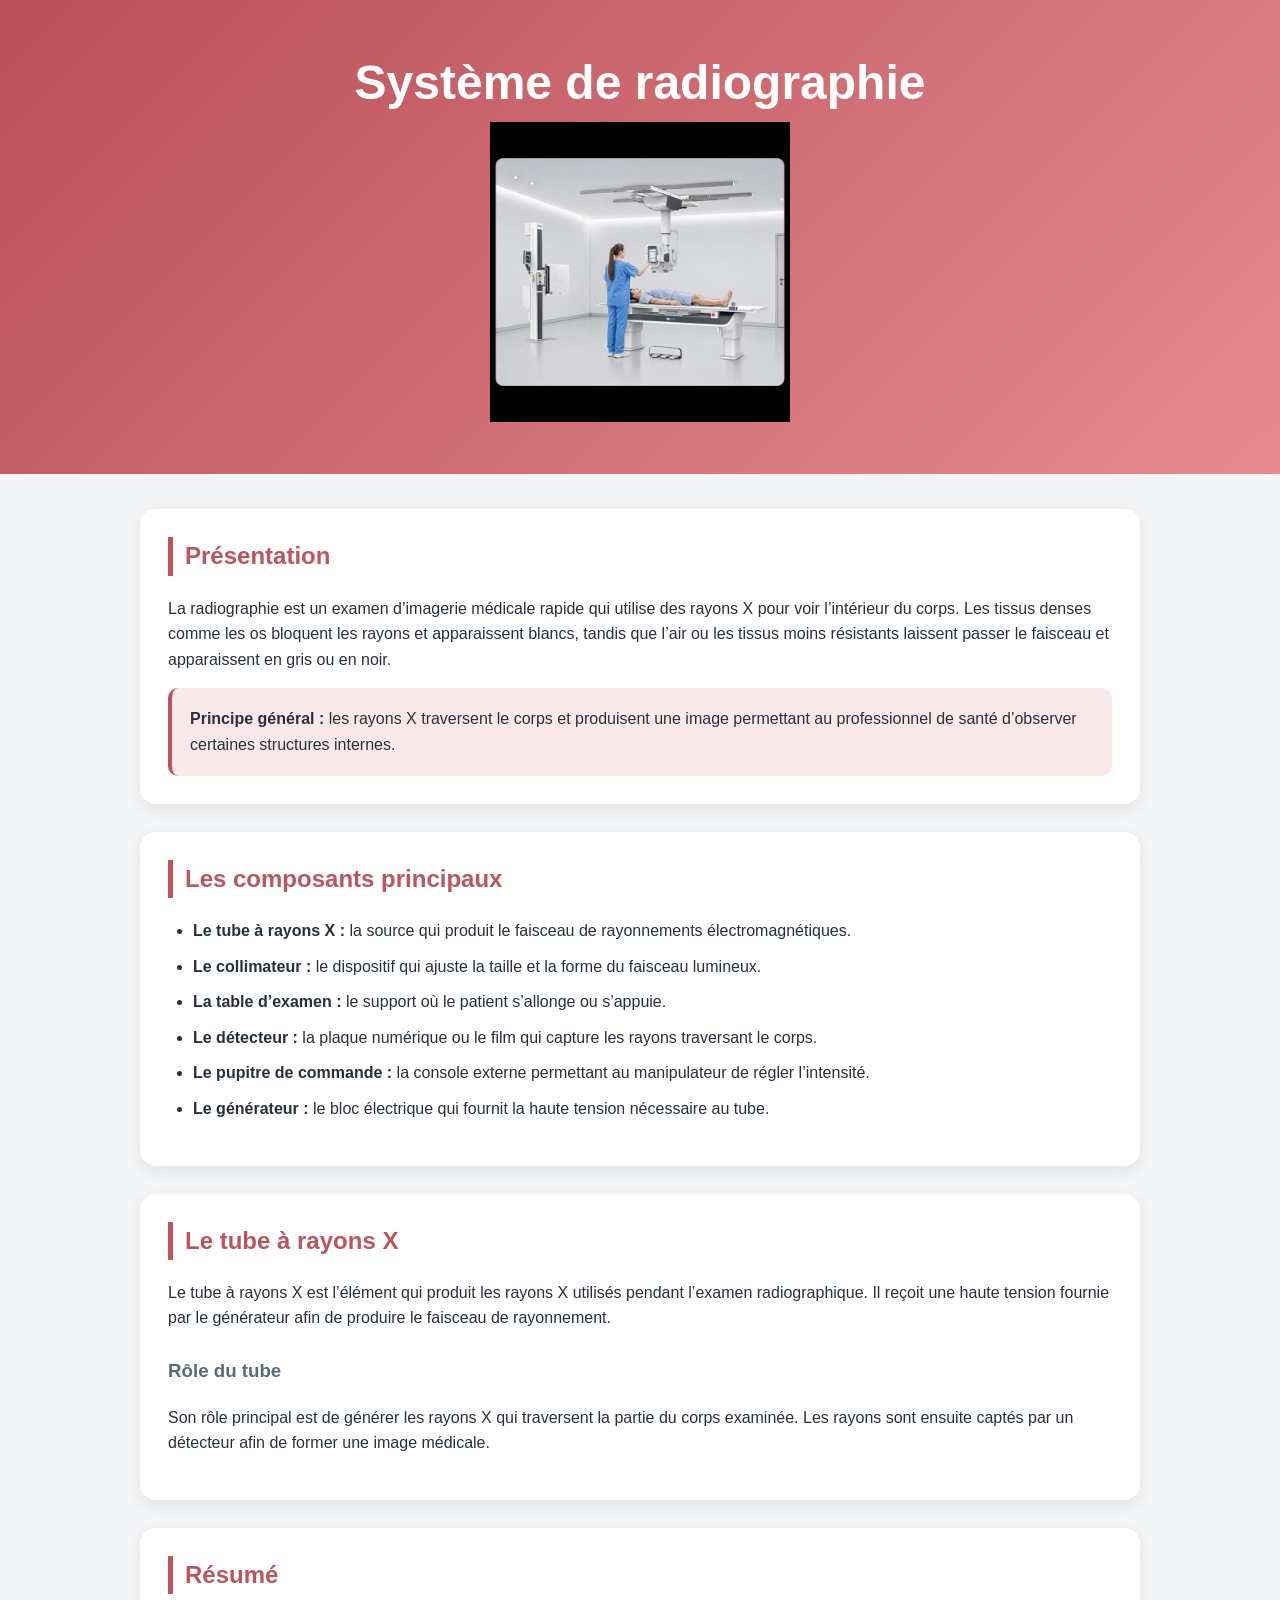
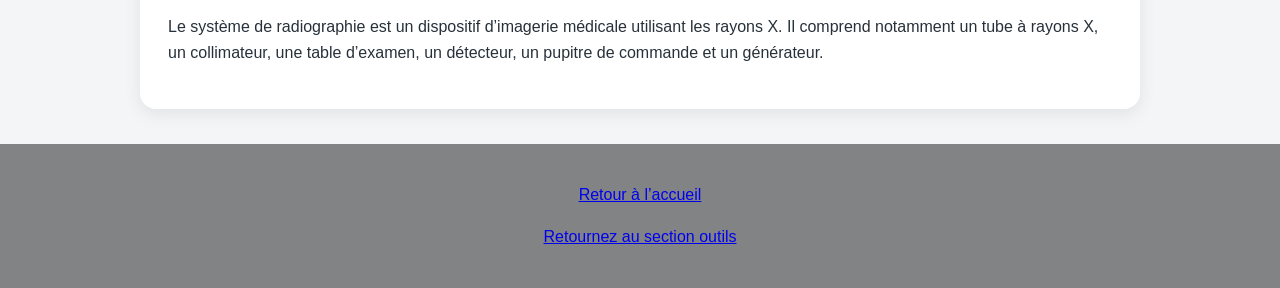
<file: systeme_radiographie.html>
<!DOCTYPE html>
<html lang="fr">
<head>
<meta charset="UTF-8">
<meta name="viewport" content="width=device-width, initial-scale=1.0">
<title>Système de radiographie</title>
<style>
*{
    box-sizing:border-box
}
body{
    margin:0;font-family:Arial,sans-serif;background:#f3f5f7;color:#27313a;
    line-height:1.6
}
header{
    background:linear-gradient(135deg,#b94f57,#e58b8f);
    color:white;text-align:center;padding:45px 20px
}
header h1{
    margin:0;
    font-size:clamp(1.8rem,5vw,3rem)
}
header p{
    margin:10px 0 0
}
main{
    width:min(1000px,92%);
    margin:35px auto
}
.card{
    background:white;
    margin-bottom:28px;
    padding:28px;
    border-radius:16px;
    box-shadow:0 5px 18px rgba(0,0,0,.08)
}
h2{
    color:#bd555d;
    margin-top:0;
    border-left:5px solid #bd555d;
    padding-left:12px
}
h3{
    color:#596b75;
    margin-top:25px
}
ul{
    padding-left:25px
}
li{
    margin-bottom:10px
}
.highlight{
    background:#f9e8e9;
    padding:18px;
    border-radius:10px;
    border-left:4px solid #bd555d
}
footer{
    text-align:center;
    background:#818385;
    color:rgb(0, 0, 0);
    padding:22px;
    margin-top:35px
}
img {
    justify-content: center;
    max-width: 300px;
}
@media(max-width:600px){
    .card{
        padding:20px
        }
    header{
        padding:32px 15px
        }
    }
</style>
</head>
<body>
    <header>
        <h1>Système de radiographie</h1>
        <img src="image/radiographie.jpg" alt="systeme radiographie">
    </header>
    <main>
        <section class="card">
            <h2>Présentation</h2>
            <p>La radiographie est un examen d’imagerie médicale rapide qui utilise des rayons X pour voir l’intérieur du corps. Les tissus denses comme les os bloquent les rayons et apparaissent blancs, tandis que l’air ou les tissus moins résistants laissent passer le faisceau et apparaissent en gris ou en noir.</p>
            <div class="highlight"><strong>Principe général :</strong> les rayons X traversent le corps et produisent une image permettant au professionnel de santé d’observer certaines structures internes.</div>
        </section>
        <section class="card">
            <h2>Les composants principaux</h2>
            <ul>
                <li><strong>Le tube à rayons X :</strong> la source qui produit le faisceau de rayonnements électromagnétiques.</li>
                <li><strong>Le collimateur :</strong> le dispositif qui ajuste la taille et la forme du faisceau lumineux.</li>
                <li><strong>La table d’examen :</strong> le support où le patient s’allonge ou s’appuie.</li>
                <li><strong>Le détecteur :</strong> la plaque numérique ou le film qui capture les rayons traversant le corps.</li>
                <li><strong>Le pupitre de commande :</strong> la console externe permettant au manipulateur de régler l’intensité.</li>
                <li><strong>Le générateur :</strong> le bloc électrique qui fournit la haute tension nécessaire au tube.</li>
            </ul>
        </section>
        <section class="card">
            <h2>Le tube à rayons X</h2>
            <p>Le tube à rayons X est l’élément qui produit les rayons X utilisés pendant l’examen radiographique. Il reçoit une haute tension fournie par le générateur afin de produire le faisceau de rayonnement.</p>
            <h3>Rôle du tube</h3>
            <p>Son rôle principal est de générer les rayons X qui traversent la partie du corps examinée. Les rayons sont ensuite captés par un détecteur afin de former une image médicale.</p>
        </section>
        <section class="card">
            <h2>Résumé</h2>
            <p>Le système de radiographie est un dispositif d’imagerie médicale utilisant les rayons X. Il comprend notamment un tube à rayons X, un collimateur, une table d’examen, un détecteur, un pupitre de commande et un générateur.</p>
        </section>
    </main>
    <footer>
        <p><a href="index.html">Retour à l’accueil</a></p>
        <p><a href="tools.html">Retournez au section outils</a></p>
    </footer>
</body>
</html>
</file>
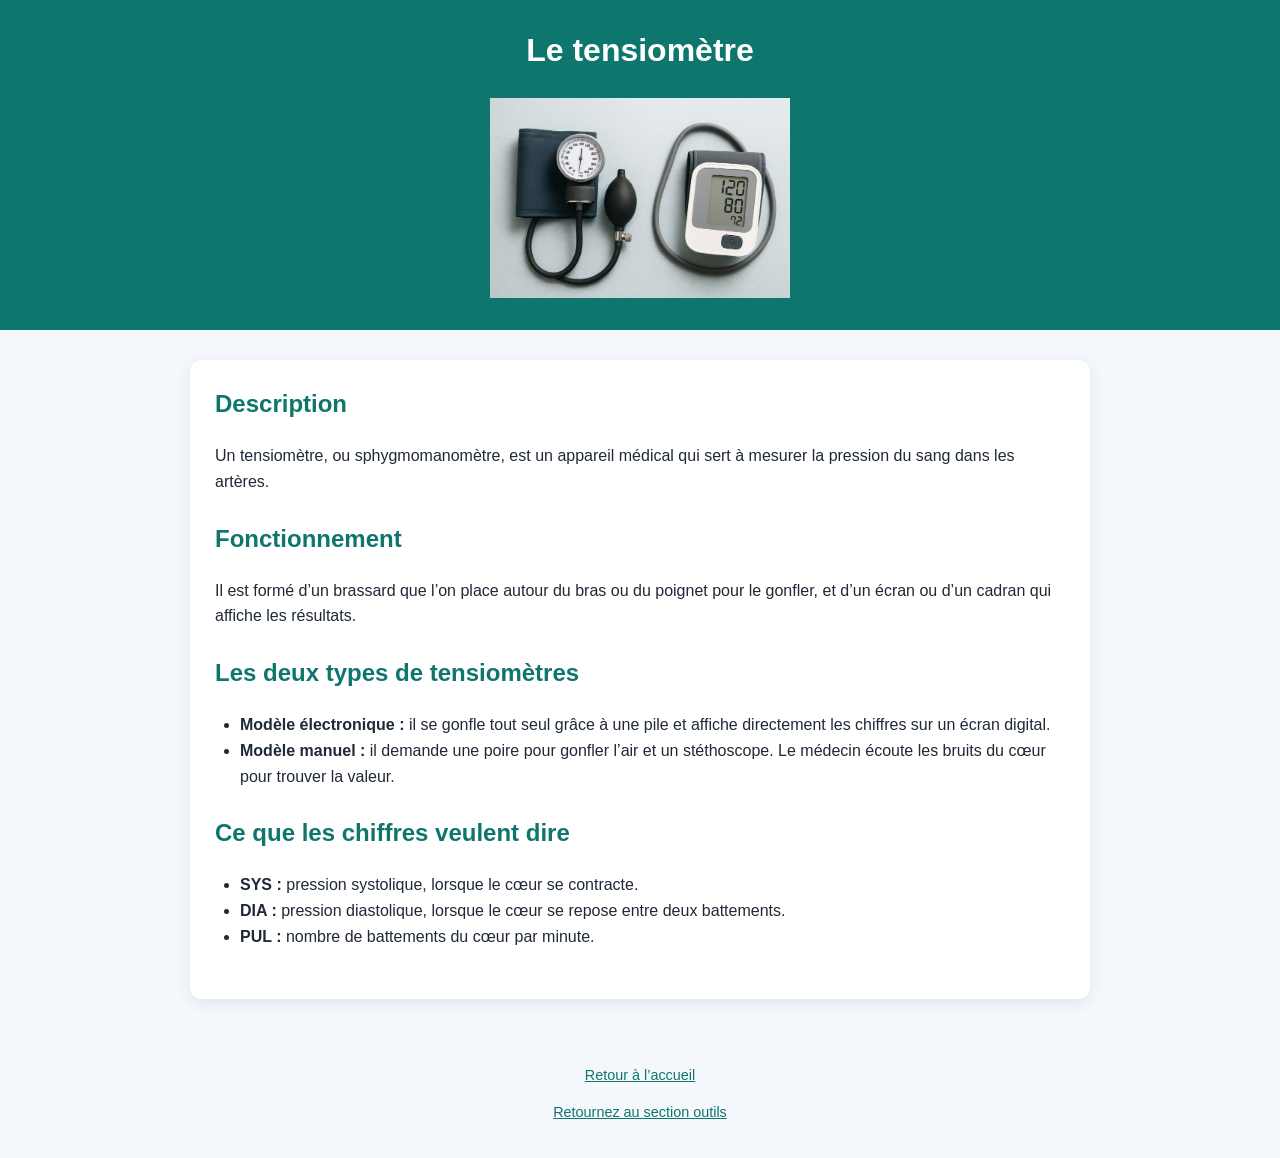
<file: tensiometre.html>
<!DOCTYPE html>
<html lang="fr">
<head>
    <meta charset="UTF-8">
    <meta name="viewport" content="width=device-width, initial-scale=1.0">
    <title>Le tensiomètre</title>
    <style>
* {
    box-sizing: border-box;
}

body {
    margin: 0;
    font-family: Arial, sans-serif;
    background: #f4f7fb;
    color: #1f2937;
    line-height: 1.6;
}

header {
    background: #0f766e;
    color: white;
    text-align: center;
    padding: 25px 15px;
}

main {
    width: min(900px, 92%);
    margin: 30px auto;
}

.card {
    background: white;
    padding: 25px;
    border-radius: 12px;
    box-shadow: 0 4px 15px rgba(0, 0, 0, 0.08);
}

h1, h2, h3 {
    margin-top: 0;
}

h2 {
    color: #0f766e;
}

section {
    margin-bottom: 25px;
}

ul, ol {
    padding-left: 25px;
}

footer {
    text-align: center;
    padding: 20px;
    color: #6b7280;
    font-size: 0.9rem;
}

a {
    color: #0f766e;
}
img {
    justify-content: center;
    max-width: 300px;
}

</style>
</head>
<body>
    <header>
        <h1>Le tensiomètre</h1>
        <img src="image/tensiometre.jpg" alt="tensiometre">
    </header>
    <main>
        <div class="card">
        <section>
            <h2>Description</h2>
            <p>Un tensiomètre, ou sphygmomanomètre, est un appareil médical qui sert à mesurer la pression du sang dans les artères.</p>
        </section>
        <section>
            <h2>Fonctionnement</h2>
            <p>Il est formé d’un brassard que l’on place autour du bras ou du poignet pour le gonfler, et d’un écran ou d’un cadran qui affiche les résultats.</p>
        </section>
        <section>
            <h2>Les deux types de tensiomètres</h2>
            <ul>
                <li><strong>Modèle électronique :</strong> il se gonfle tout seul grâce à une pile et affiche directement les chiffres sur un écran digital.</li>
                <li><strong>Modèle manuel :</strong> il demande une poire pour gonfler l’air et un stéthoscope. Le médecin écoute les bruits du cœur pour trouver la valeur.</li>
            </ul>
        </section>
        <section>
            <h2>Ce que les chiffres veulent dire</h2>
            <ul>
                <li><strong>SYS :</strong> pression systolique, lorsque le cœur se contracte.</li>
                <li><strong>DIA :</strong> pression diastolique, lorsque le cœur se repose entre deux battements.</li>
                <li><strong>PUL :</strong> nombre de battements du cœur par minute.</li>
            </ul>
        </section>
    </div>
</main>
    <footer>
        <p><a href="index.html">Retour à l’accueil</a></p>
        <p><a href="tools.html">Retournez au section outils</a></p>
    </footer>
</body>
</html>
</file>
<file: stylesheet.css>
header {
  display: flex;
  gap: 20px;
  align-items: center;
  padding: 15px 30px;
  justify-content: space-between;
}

a {
  text-decoration: none;
}
body {
  margin: 0;
}

.banner {
  background-image: linear-gradient(rgba(0, 0, 0, 0.7));
  background-image: url(https://www.imaginetonfutur.com/media/cache/resolve/banner/uploads/images/banner/65b8c0fed9880641700330.webp);
  background-size: cover;
  padding-top: 40px;
  padding-bottom: 10px;
  padding-left: 20px;
}

.separator {
  display: flex;
  align-items: center;
  width: 100%;
  gap: 20px;
}

.separator span {
  float: 1;
  height: 1px;
  flex-shrink: 0;
}
.icon {
  width: 100%;
  height: 50px;
}

.icon svg {
  width: 100%;
  height: 100%;
}

.message {
  margin-left: 20px;
}
nav {
  display: flex;
  gap: 20px;
  align-items: center;
}
nav p {
  margin: 0;
}

.explorer {
  color: purple;
  font-size: 45px;
}

.explorer h1 {
  margin: 0;
}

.commencer {
  padding: 7px;
  border: 2px;
  border-radius: 8px;
  background-color: purple;
}

.begin-color {
  color: white;
}

@media (max-width: 700px) {
  .cards,
  .outils {
    flex-direction: column;
    align-items: center;
    padding: 30px 20px;
    margin: 20px;
  }
  .description,
  .outil {
    width: 100%;
    max-width: 500px;
  }
  .outils {
    padding: 10px;
  }
}

.cards {
  display: flex;
  gap: 40px;
  justify-content: center;
  padding: 50px 7%;
}

.description {
  width: 100%;
  min-height: 300px;
  border: 2px solid #d8ccef;
  border-radius: 18px;
  padding: 35px 30px;
  display: flex;
  flex-direction: column;
  align-items: center;
  text-align: center;
  background-color: white;
  box-shadow: 6px 6px 0px rgba(0, 0, 0, 0.5);
}

.card-icon {
  width: 100px;
  height: 120px;
  border-radius: 50%;
  background-color: #f0edfa;
  display: flex;
  align-items: center;
  justify-content: center;
  font-size: 55px;
  margin-bottom: 25px;
}

.description h3 {
  color: #39258f;
  font-size: 24px;
  margin: 0;
  line-height: 1.3;
}

.line {
  width: 75px;
  height: 2px;
  background-color: #a98edb;
  margin: 25px 0;
}

.description p {
  color: #333;
  font-size: 18;
  line-height: 1.5;
  margin: 0;
  text-align: left;
}

.card-link {
  margin-top: auto;
  padding: 20px;
  color: #6c3fd1;
  font-size: 20px;
  font-weight: bold;
  text-decoration: none;
  border: 2px solid #c0bebe;
  border-radius: 20px;
}

footer {
  display: flex;
  flex-direction: column;
  background-color: #0f172a;
  text-align: center;
}

.lien {
  color: white;
}

.auteur {
  color: black;
  background-color: white;
}

.titre {
  text-align: center;
  color: gray;
}

.outils {
  display: flex;
  flex-wrap: wrap;
  gap: 10px;
  justify-content: center;
  padding: 5px 7%;
  background-color: #0f172a;
}

.outil {
  width: 80%;
  min-height: 200px;
  border: 2px solid #d8ccef;
  border-radius: 18px;
  padding: 10px 30px;
  display: flex;
  text-align: center;
  background-color: white;
}

article div h3 {
  font-size: 160%;
  text-align: center;
  text-decoration: underline;
}
article div a {
  text-align: center;
  font-size: 140%;
  border: 2px solid #d8ccef;
  border-radius: 9px;
  /*background-color: rgb(231, 228, 228);*/
  padding: 5px;
  box-shadow: 6px 6px 0px rgba(112, 109, 109, 0.5);
}
.space {
  padding: 40px;
}
/* --- Variables globales & Thème sombre --- */
:root {
  --bg-dark: #020813;
  --bg-card: #ffffff;
  --text-light: #ffffff;
  --text-dark: #0f172a;
  --accent-blue: #00d2ff;
  --purple-brand: #6c3fd1;
}

body {
  margin: 0;
  font-family: 'Segoe UI', Tahoma, Geneva, Verdana, sans-serif;
  background-color: #f8fafc;
  color: var(--text-dark);
}

/* --- Header & Navigation --- */
header {
  display: flex;
  justify-content: space-between;
  align-items: center;
  padding: 20px 7%;
  background-color: var(--bg-dark);
  color: var(--text-light);
}

.logo {
  display: flex;
  align-items: center;
  gap: 10px;
  font-weight: bold;
  font-size: 1.2rem;
}

nav {
  display: flex;
  align-items: center;
  gap: 25px;
}

nav a {
  color: #94a3b8;
  text-decoration: none;
  font-weight: 500;
  transition: color 0.3s;
}

nav a.active, nav a:hover {
  color: var(--text-light);
  border-bottom: 2px solid var(--accent-blue);
}

.theme-toggle {
  background: none;
  border: none;
  cursor: pointer;
  font-size: 1.2rem;
}

.menu-toggle {
  display: none;
  background: none;
  border: none;
  color: white;
  font-size: 1.8rem;
  cursor: pointer;
}

/* --- Hero Banner (Zone Bleue) --- */
.hero-banner {
  display: flex;
  align-items: center;
  justify-content: space-between;
  padding: 60px 7%;
  background: linear-gradient(135deg, #020813 0%, #071e3d 100%);
  color: var(--text-light);
}

.hero-content {
  max-width: 50%;
}

.badge {
  display: inline-block;
  padding: 6px 12px;
  background-color: rgba(255, 255, 255, 0.1);
  border-radius: 20px;
  font-size: 0.8rem;
  color: var(--accent-blue);
  margin-bottom: 15px;
}

.hero-content h1 {
  font-size: 2.8rem;
  margin: 0 0 15px 0;
  line-height: 1.2;
}

.highlight {
  color: var(--accent-blue);
}

.hero-image img {
  max-width: 200px;
  border-radius: 15px;
}

/* --- Section Outils & Cartes --- */
.container {
  padding: 40px 20px;
}

.section-title {
  text-align: center;
  letter-spacing: 2px;
  color: #64748b;
  margin-bottom: 40px;
}

.cards-grid {
  display: flex;
  flex-wrap: wrap;
  gap: 10px;
  justify-content: space-around;
}

.card-item {
  background: var(--bg-card);
  border: 1px solid #e2e8f0;
  border-radius: 20px;
  padding: 25px;
  width: 30%;
  display: flex;
  flex-direction: column;
  box-shadow: 0 10px 15px -3px rgba(0, 0, 0, 0.05);
  transition: transform 0.3s;
}

.card-item:hover {
  transform: translateY(-5px);
}

.card-header-icon {
  position: relative;
  height: 150px;
  display: flex;
  justify-content: center;
  align-items: center;
  background-color: #f1f5f9;
  border-radius: 15px;
}

.tool-img {
  max-height: 90%;
  object-fit: contain;
}

.category-icon {
  position: absolute;
  top: 10px;
  right: 10px;
  width: 35px;
  height: 35px;
  border-radius: 50%;
  display: flex;
  align-items: center;
  justify-content: center;
  font-size: 0.9rem;
}

.blue-icon { background: #e0f2fe; color: #0284c7; }
.green-icon { background: #dcfce7; color: #16a34a; }
.purple-icon { background: #f3e8ff; color: #9333ea; }

.card-body h3 {
  margin: 20px 0 10px 0;
  font-size: 1.3rem;
}

.card-body p {
  color: #64748b;
  font-size: 0.95rem;
  line-height: 1.5;
}

.card-link {
  margin-top: auto;
  text-align: center;
  padding: 12px;
  text-decoration: none;
  font-weight: 600;
  border-radius: 30px;
  border: 1px solid #cbd5e1;
  transition: all 0.3s;
}

.btn-blue { color: #0284c7; }
.btn-green { color: #16a34a; }
.btn-purple { color: #9333ea; }

.card-link:hover {
  background-color: #f8fafc;
}

/* --- Section Bas de page / Caractéristiques --- */
.features-bar {
  display: flex;
  justify-content: space-between;
  padding: 30px 7%;
  background-color: #ffffff;
  border-top: 1px solid #e2e8f0;
}

.feature-card {
  display: flex;
  align-items: center;
  gap: 15px;
}

.f-icon {
  font-size: 1.8rem;
}

.feature-card h4 {
  margin: 0;
  font-size: 1rem;
}

.feature-card p {
  margin: 5px 0 0 0;
  font-size: 0.85rem;
  color: #64748b;
}

/* --- RESPONSIVE MOBILE (Version droite sur votre image) --- */
@media (max-width: 900px) {
  .hero-banner {
    flex-direction: column;
    text-align: center;
    padding: 40px 20px;
  }
  .hero-content {
    max-width: 100%;
    margin-bottom: 30px;
  }
  .cards-grid {
    flex-direction: row;
    align-items: center;
    gap: 20px;
  }
  .card-item {
    width: 100%;
    max-width: 450px;
  }
  .features-bar {
    flex-direction: column;
    gap: 20px;
    padding: 30px 20px;
  }
}

@media (max-width: 700px) {
  .menu-toggle {
    display: block;
  }
  nav {
    display: none;
    flex-direction: column;
    position: absolute;
    top: 70px;
    left: 0;
    width: 100%;
    background-color: var(--bg-dark);
    padding: 20px;
    box-sizing: border-box;
    z-index: 10;
  }
  nav.nav-active {
    display: flex;
  }
}
.tool-img {
  width: 100%;
  height: 100%;
  object-fit: cover; /* Permet de remplir proprement l'espace arrondi sans étirer l'image */
  border-radius: 15px; /* Harmonise les angles de l'image avec le bloc gris sous-jacent */
}
/* --- STYLES DE LA FENÊTRE MODALE (POP-UP) --- */
.custom-modal {
  display: none;
  position: fixed;
  z-index: 2000;
  left: 0;
  top: 0;
  width: 100%;
  height: 100%;
  background-color: rgba(2, 8, 19, 0.6);
  backdrop-filter: blur(5px);
  align-items: center;
  justify-content: center;
}

.custom-modal.modal-show {
  display: flex;
}

.modal-content {
  background-color: #ffffff;
  padding: 30px;
  border-radius: 20px;
  width: 90%;
  max-width: 500px;
  box-shadow: 0 20px 25px -5px rgba(0, 0, 0, 0.2);
  position: relative;
  animation: fadeIn 0.3s ease-out;
}

.close-modal {
  position: absolute;
  top: 15px;
  right: 20px;
  font-size: 28px;
  font-weight: bold;
  color: #64748b;
  cursor: pointer;
  transition: color 0.2s;
}

.close-modal:hover {
  color: #ef4444;
}

#modal-title {
  margin-top: 0;
  color: #0f172a;
  font-size: 1.5rem;
  border-bottom: 2px solid #e2e8f0;
  padding-bottom: 10px;
}

#modal-text {
  color: #334155;
  line-height: 1.6;
  margin-bottom: 0;
}

@keyframes fadeIn {
  from { opacity: 0; transform: translateY(-20px); }
  to { opacity: 1; transform: translateY(0); }
}

/* --- ADAPTATIONS MODE SOMBRE --- */
body.dark-mode {
  background-color: #0b1329;
  color: #f8fafc;
}
body.dark-mode .modal-content {
  background-color: #1c2541;
  color: #f8fafc;
}
body.dark-mode #modal-title {
  color: #ffffff;
  border-bottom-color: #3a506b;
}
body.dark-mode #modal-text {
  color: #cbd5e1;
}
body.dark-mode .card-item {
  background-color: #1c2541;
  border-color: #3a506b;
}
body.dark-mode .card-body h3 {
  color: #ffffff;
}
</file>
<file: apropos.css>
p {
    font-size: 1.2em;
    text-align: justify;
}

h1, h2 {
    text-align: justify;
}
</file>
